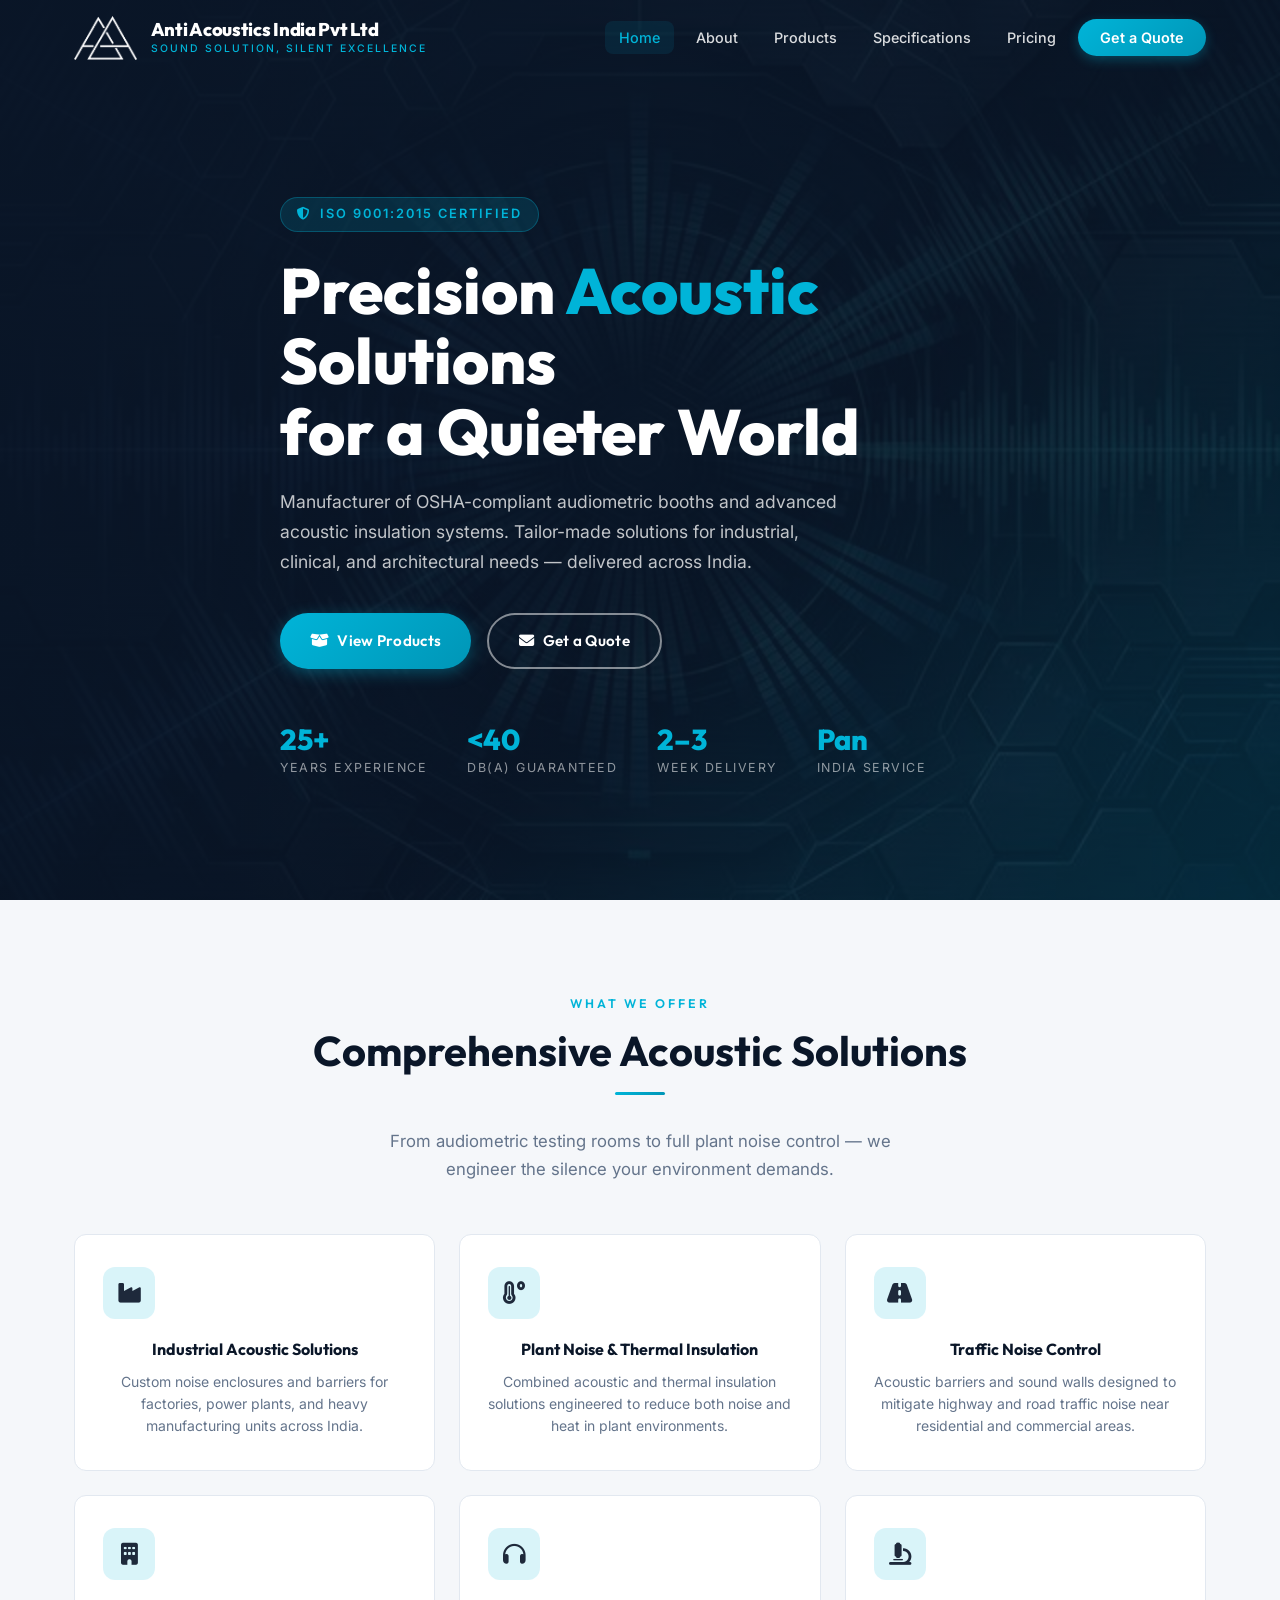
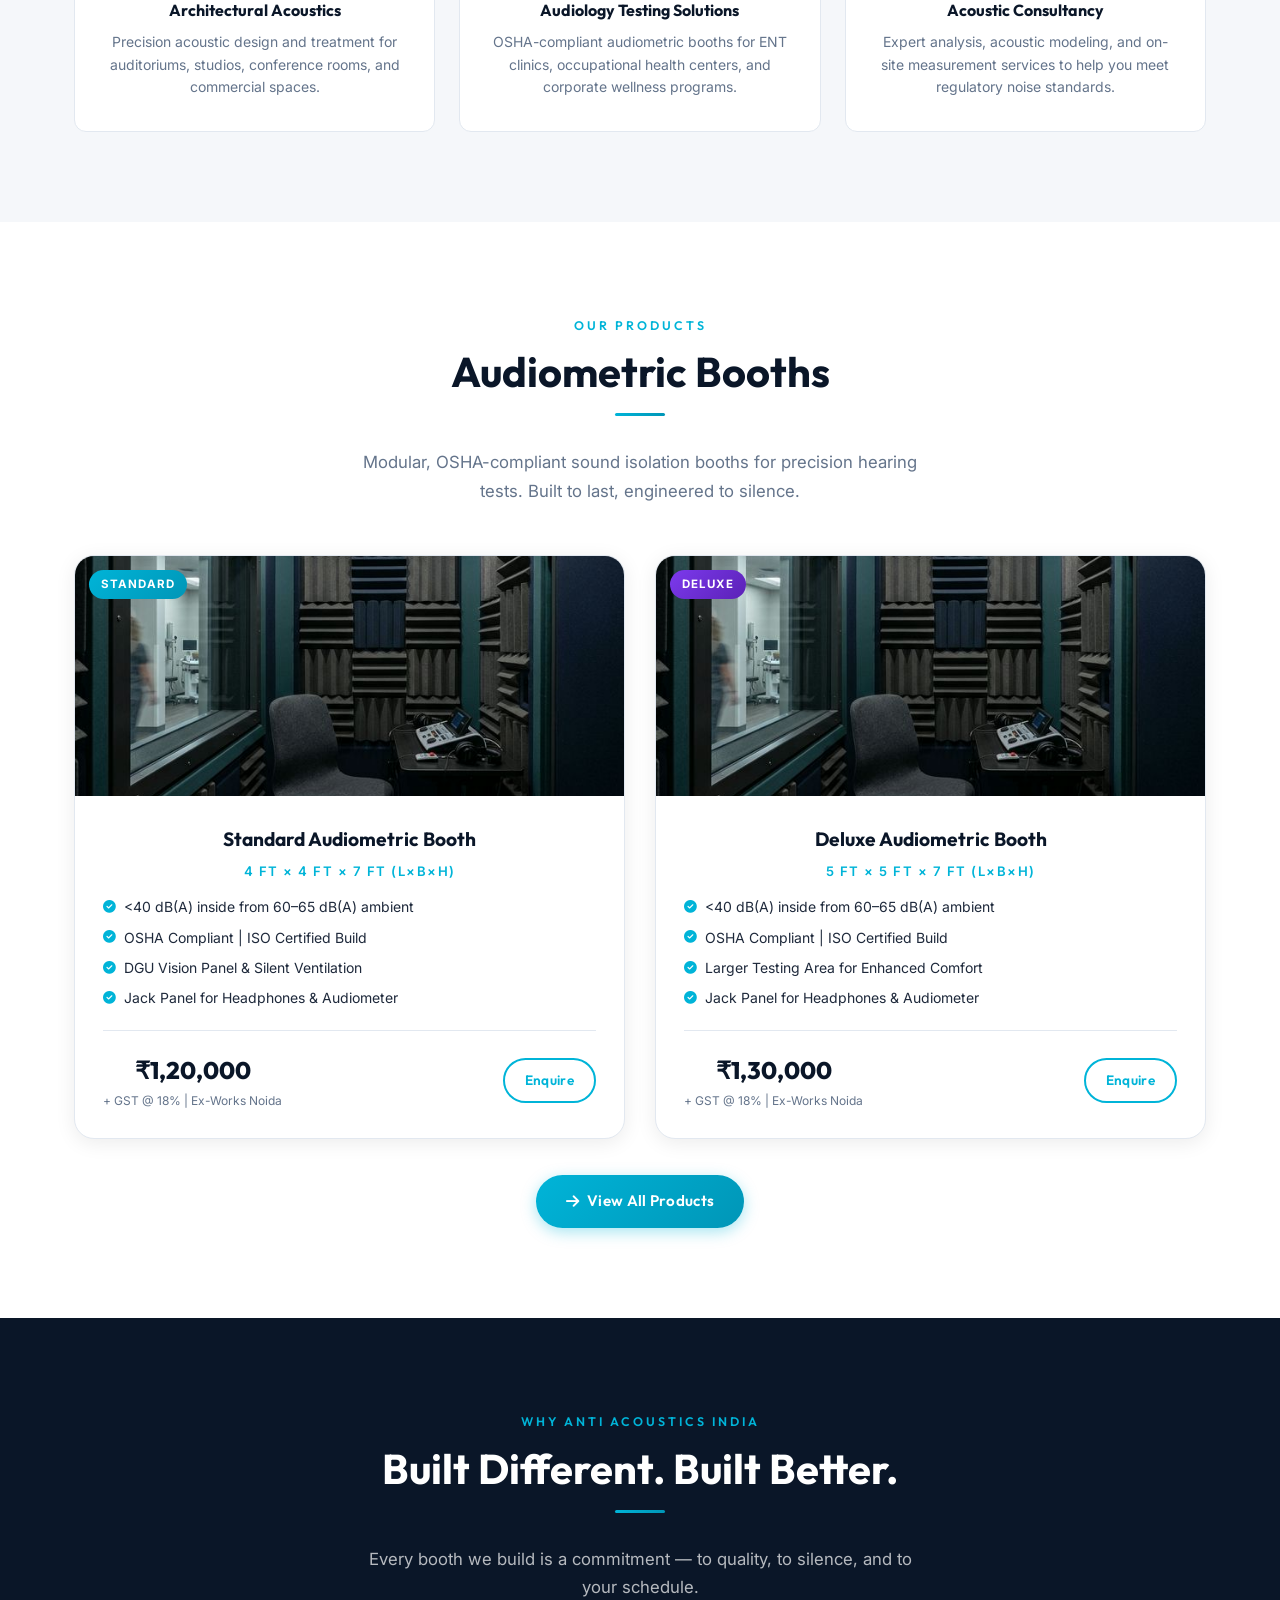
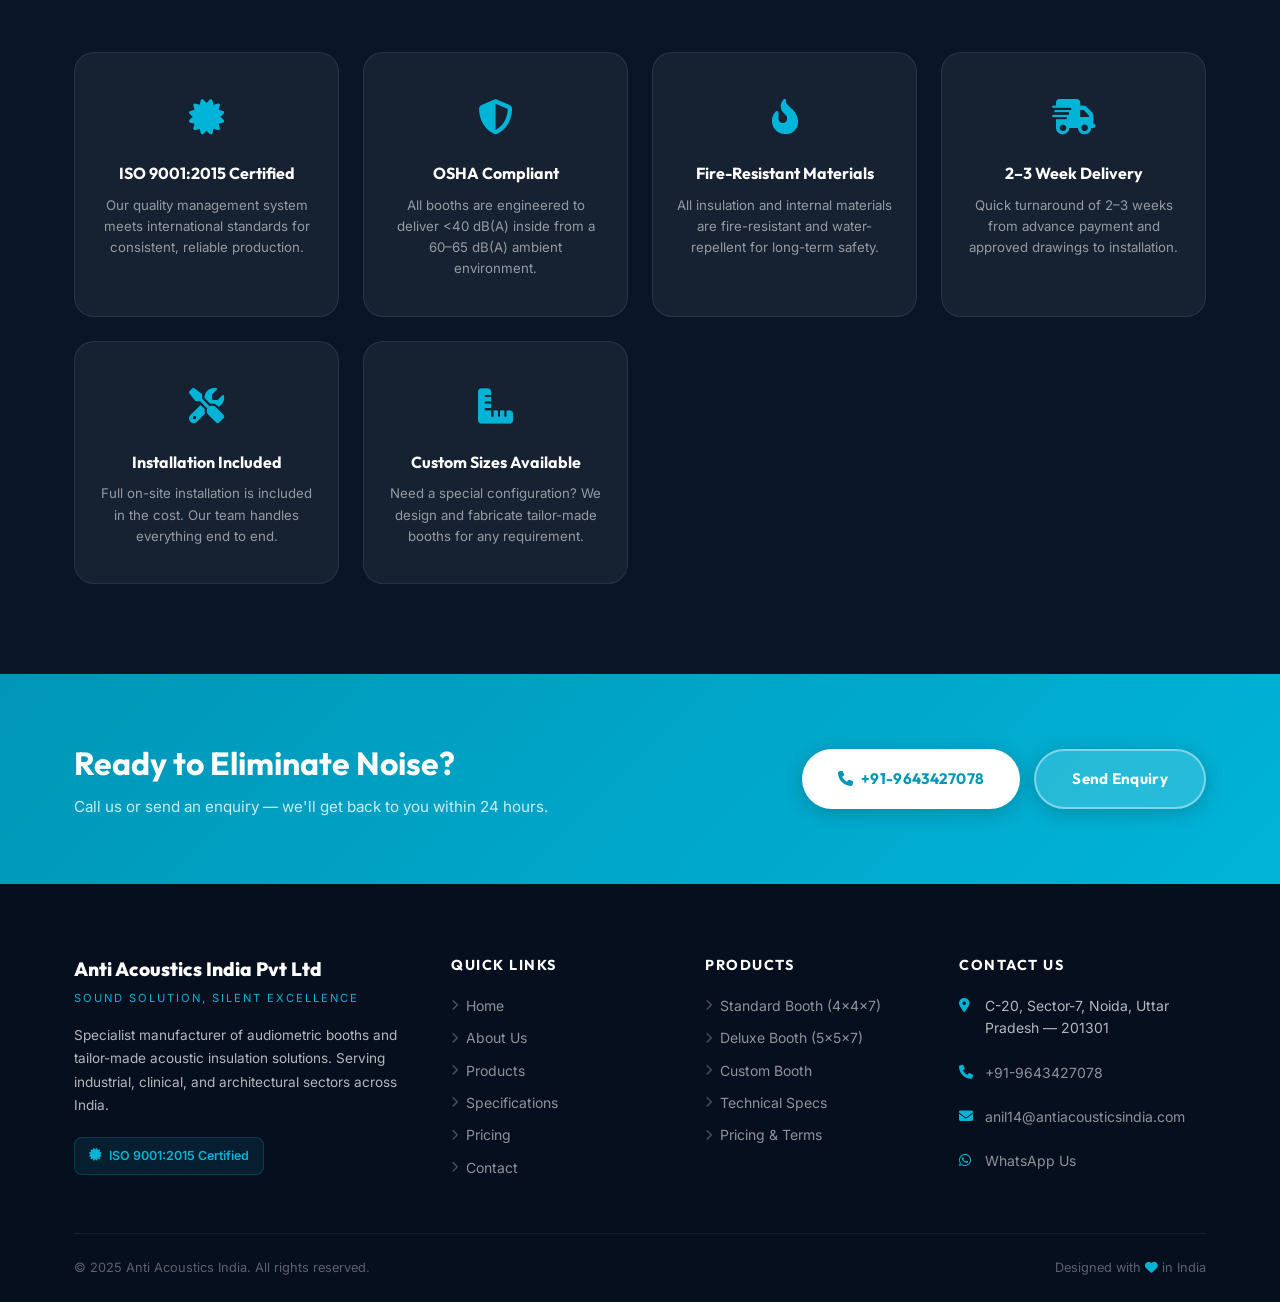
<file: index.html>
<!DOCTYPE html>
<html lang="en">

<head>
  <meta charset="UTF-8" />
  <meta name="viewport" content="width=device-width, initial-scale=1.0" />
  <title>Anti Acoustics India — Audiometric Booth Manufacturer | Noida</title>
  <meta name="description"
    content="Anti Acoustics India manufactures premium audiometric booths and acoustic solutions. OSHA compliant, ISO 9001:2015 certified. Based in Noida, serving all India." />
  <link rel="stylesheet" href="css/style.css" />
  <link rel="stylesheet" href="https://cdnjs.cloudflare.com/ajax/libs/font-awesome/6.5.0/css/all.min.css" />
</head>

<body>

  <!-- NAVBAR -->
  <nav class="navbar" id="navbar">
    <div class="container">
      <div class="nav-inner">
        <a href="index.html" class="nav-logo" style="flex-direction: row; align-items: center; gap: 14px;">
          <img src="images/Asset%201@3x.png" alt="Logo" style="height: 44px; width: auto;" />
          <div style="display: flex; flex-direction: column; justify-content: center; gap: 4px;">
            <span class="nav-logo-name">Anti Acoustics India Pvt Ltd</span>
            <span class="nav-logo-tagline">Sound Solution, Silent Excellence</span>
          </div>
        </a>
        <ul class="nav-links">
          <li><a href="index.html" class="active">Home</a></li>
          <li><a href="about.html">About</a></li>
          <li><a href="products.html">Products</a></li>
          <li><a href="specifications.html">Specifications</a></li>
          <li><a href="pricing.html">Pricing</a></li>
          <li><a href="contact.html" class="nav-cta">Get a Quote</a></li>
        </ul>
        <button class="hamburger" id="hamburger" aria-label="Menu">
          <span></span><span></span><span></span>
        </button>
      </div>
    </div>
  </nav>

  <!-- HERO -->
  <section class="hero">
    <div class="hero-bg"></div>
    <div class="hero-overlay"></div>
    <div class="container">
      <div class="hero-content">
        <div class="hero-badge">
          <i class="fa fa-shield-halved"></i> ISO 9001:2015 Certified
        </div>
        <h1 class="hero-title">
          Precision <span>Acoustic</span> Solutions<br>for a Quieter World
        </h1>
        <p class="hero-sub">
          Manufacturer of OSHA-compliant audiometric booths and advanced acoustic insulation systems. Tailor-made
          solutions for industrial, clinical, and architectural needs — delivered across India.
        </p>
        <div class="hero-actions">
          <a href="products.html" class="btn btn-primary">
            <i class="fa fa-box-open"></i> View Products
          </a>
          <a href="contact.html" class="btn btn-outline">
            <i class="fa fa-envelope"></i> Get a Quote
          </a>
        </div>
        <div class="hero-stats">
          <div class="stat-item">
            <div class="stat-num">25+</div>
            <div class="stat-label">Years Experience</div>
          </div>
          <div class="stat-item">
            <div class="stat-num">&lt;40</div>
            <div class="stat-label">dB(A) Guaranteed</div>
          </div>
          <div class="stat-item">
            <div class="stat-num">2–3</div>
            <div class="stat-label">Week Delivery</div>
          </div>
          <div class="stat-item">
            <div class="stat-num">Pan</div>
            <div class="stat-label">India Service</div>
          </div>
        </div>
      </div>
    </div>
  </section>

  <!-- SERVICES -->
  <section class="section bg-light">
    <div class="container text-center">
      <span class="section-label">What We Offer</span>
      <h2 class="section-title">Comprehensive Acoustic Solutions</h2>
      <div class="teal-line"></div>
      <p class="section-sub">From audiometric testing rooms to full plant noise control — we engineer the silence your
        environment demands.</p>
      <div class="services-grid">
        <div class="service-card fade-up">
          <div class="service-icon"><i class="fa fa-industry"></i></div>
          <h3>Industrial Acoustic Solutions</h3>
          <p>Custom noise enclosures and barriers for factories, power plants, and heavy manufacturing units across
            India.</p>
        </div>
        <div class="service-card fade-up">
          <div class="service-icon"><i class="fa fa-temperature-high"></i></div>
          <h3>Plant Noise & Thermal Insulation</h3>
          <p>Combined acoustic and thermal insulation solutions engineered to reduce both noise and heat in plant
            environments.</p>
        </div>
        <div class="service-card fade-up">
          <div class="service-icon"><i class="fa fa-road"></i></div>
          <h3>Traffic Noise Control</h3>
          <p>Acoustic barriers and sound walls designed to mitigate highway and road traffic noise near residential and
            commercial areas.</p>
        </div>
        <div class="service-card fade-up">
          <div class="service-icon"><i class="fa fa-building"></i></div>
          <h3>Architectural Acoustics</h3>
          <p>Precision acoustic design and treatment for auditoriums, studios, conference rooms, and commercial spaces.
          </p>
        </div>
        <div class="service-card fade-up">
          <div class="service-icon"><i class="fa fa-headphones"></i></div>
          <h3>Audiology Testing Solutions</h3>
          <p>OSHA-compliant audiometric booths for ENT clinics, occupational health centers, and corporate wellness
            programs.</p>
        </div>
        <div class="service-card fade-up">
          <div class="service-icon"><i class="fa fa-microscope"></i></div>
          <h3>Acoustic Consultancy</h3>
          <p>Expert analysis, acoustic modeling, and on-site measurement services to help you meet regulatory noise
            standards.</p>
        </div>
      </div>
    </div>
  </section>

  <!-- FEATURED PRODUCTS -->
  <section class="section">
    <div class="container text-center">
      <span class="section-label">Our Products</span>
      <h2 class="section-title">Audiometric Booths</h2>
      <div class="teal-line"></div>
      <p class="section-sub">Modular, OSHA-compliant sound isolation booths for precision hearing tests. Built to last,
        engineered to silence.</p>
      <div class="products-grid">
        <div class="product-card fade-up">
          <div class="product-img-wrap">
            <img src="images/booth-standard.png" alt="Standard Audiometric Booth 4x4x7 ft" />
            <span class="product-badge">Standard</span>
          </div>
          <div class="product-body">
            <h3>Standard Audiometric Booth</h3>
            <div class="product-dim">4 ft × 4 ft × 7 ft (L×B×H)</div>
            <ul class="product-features">
              <li class="product-feature"><i class="fa fa-check-circle"></i> &lt;40 dB(A) inside from 60–65 dB(A)
                ambient</li>
              <li class="product-feature"><i class="fa fa-check-circle"></i> OSHA Compliant | ISO Certified Build</li>
              <li class="product-feature"><i class="fa fa-check-circle"></i> DGU Vision Panel & Silent Ventilation</li>
              <li class="product-feature"><i class="fa fa-check-circle"></i> Jack Panel for Headphones & Audiometer</li>
            </ul>
            <div class="product-price">
              <div>
                <div class="price-main">₹1,20,000</div>
                <div class="price-gst">+ GST @ 18% | Ex-Works Noida</div>
              </div>
              <a href="contact.html" class="btn btn-outline-teal"
                style="padding:10px 20px;font-size:.85rem;">Enquire</a>
            </div>
          </div>
        </div>
        <div class="product-card fade-up">
          <div class="product-img-wrap">
            <img src="images/booth-standard.png" alt="Deluxe Audiometric Booth 5x5x7 ft" />
            <span class="product-badge" style="background:linear-gradient(135deg,#7C3AED,#5B21B6);">Deluxe</span>
          </div>
          <div class="product-body">
            <h3>Deluxe Audiometric Booth</h3>
            <div class="product-dim">5 ft × 5 ft × 7 ft (L×B×H)</div>
            <ul class="product-features">
              <li class="product-feature"><i class="fa fa-check-circle"></i> &lt;40 dB(A) inside from 60–65 dB(A)
                ambient</li>
              <li class="product-feature"><i class="fa fa-check-circle"></i> OSHA Compliant | ISO Certified Build</li>
              <li class="product-feature"><i class="fa fa-check-circle"></i> Larger Testing Area for Enhanced Comfort
              </li>
              <li class="product-feature"><i class="fa fa-check-circle"></i> Jack Panel for Headphones & Audiometer</li>
            </ul>
            <div class="product-price">
              <div>
                <div class="price-main">₹1,30,000</div>
                <div class="price-gst">+ GST @ 18% | Ex-Works Noida</div>
              </div>
              <a href="contact.html" class="btn btn-outline-teal"
                style="padding:10px 20px;font-size:.85rem;">Enquire</a>
            </div>
          </div>
        </div>
      </div>
      <div style="margin-top:36px;">
        <a href="products.html" class="btn btn-primary"><i class="fa fa-arrow-right"></i> View All Products</a>
      </div>
    </div>
  </section>

  <!-- WHY CHOOSE US -->
  <section class="section bg-navy">
    <div class="container text-center">
      <span class="section-label">Why Anti Acoustics India</span>
      <h2 class="section-title light">Built Different. Built Better.</h2>
      <div class="teal-line"></div>
      <p class="section-sub light">Every booth we build is a commitment — to quality, to silence, and to your schedule.
      </p>
      <div class="why-grid" style="margin-top:50px;">
        <div class="why-card fade-up">
          <div class="why-icon"><i class="fa fa-certificate"></i></div>
          <h4>ISO 9001:2015 Certified</h4>
          <p>Our quality management system meets international standards for consistent, reliable production.</p>
        </div>
        <div class="why-card fade-up">
          <div class="why-icon"><i class="fa fa-shield-halved"></i></div>
          <h4>OSHA Compliant</h4>
          <p>All booths are engineered to deliver &lt;40 dB(A) inside from a 60–65 dB(A) ambient environment.</p>
        </div>
        <div class="why-card fade-up">
          <div class="why-icon"><i class="fa fa-fire-flame-curved"></i></div>
          <h4>Fire-Resistant Materials</h4>
          <p>All insulation and internal materials are fire-resistant and water-repellent for long-term safety.</p>
        </div>
        <div class="why-card fade-up">
          <div class="why-icon"><i class="fa fa-truck-fast"></i></div>
          <h4>2–3 Week Delivery</h4>
          <p>Quick turnaround of 2–3 weeks from advance payment and approved drawings to installation.</p>
        </div>
        <div class="why-card fade-up">
          <div class="why-icon"><i class="fa fa-screwdriver-wrench"></i></div>
          <h4>Installation Included</h4>
          <p>Full on-site installation is included in the cost. Our team handles everything end to end.</p>
        </div>
        <div class="why-card fade-up">
          <div class="why-icon"><i class="fa fa-ruler-combined"></i></div>
          <h4>Custom Sizes Available</h4>
          <p>Need a special configuration? We design and fabricate tailor-made booths for any requirement.</p>
        </div>
      </div>
    </div>
  </section>

  <!-- CTA STRIP -->
  <div class="cta-strip">
    <div class="container">
      <div class="cta-strip-inner">
        <div>
          <h2>Ready to Eliminate Noise?</h2>
          <p>Call us or send an enquiry — we'll get back to you within 24 hours.</p>
        </div>
        <div style="display:flex;gap:14px;flex-wrap:wrap;">
          <a href="tel:+919643427078" class="btn"><i class="fa fa-phone"></i> +91-9643427078</a>
          <a href="contact.html" class="btn"
            style="background:rgba(255,255,255,0.15);color:white;border:2px solid rgba(255,255,255,0.4);">Send
            Enquiry</a>
        </div>
      </div>
    </div>
  </div>

  <!-- FOOTER -->
  <footer class="footer">
    <div class="container">
      <div class="footer-grid">
        <div class="footer-brand">
          <div class="brand-name">Anti Acoustics India Pvt Ltd</div>
          <div class="brand-tag">Sound Solution, Silent Excellence</div>
          <p>Specialist manufacturer of audiometric booths and tailor-made acoustic insulation solutions. Serving
            industrial, clinical, and architectural sectors across India.</p>
          <div class="footer-cert"><i class="fa fa-certificate"></i> ISO 9001:2015 Certified</div>
        </div>
        <div class="footer-col">
          <h4>Quick Links</h4>
          <ul>
            <li><a href="index.html"><i class="fa fa-chevron-right"></i> Home</a></li>
            <li><a href="about.html"><i class="fa fa-chevron-right"></i> About Us</a></li>
            <li><a href="products.html"><i class="fa fa-chevron-right"></i> Products</a></li>
            <li><a href="specifications.html"><i class="fa fa-chevron-right"></i> Specifications</a></li>
            <li><a href="pricing.html"><i class="fa fa-chevron-right"></i> Pricing</a></li>
            <li><a href="contact.html"><i class="fa fa-chevron-right"></i> Contact</a></li>
          </ul>
        </div>
        <div class="footer-col">
          <h4>Products</h4>
          <ul>
            <li><a href="products.html"><i class="fa fa-chevron-right"></i> Standard Booth (4×4×7)</a></li>
            <li><a href="products.html"><i class="fa fa-chevron-right"></i> Deluxe Booth (5×5×7)</a></li>
            <li><a href="contact.html"><i class="fa fa-chevron-right"></i> Custom Booth</a></li>
            <li><a href="specifications.html"><i class="fa fa-chevron-right"></i> Technical Specs</a></li>
            <li><a href="pricing.html"><i class="fa fa-chevron-right"></i> Pricing & Terms</a></li>
          </ul>
        </div>
        <div class="footer-col">
          <h4>Contact Us</h4>
          <ul class="footer-contact">
            <li><i class="fa fa-location-dot"></i><span>C-20, Sector-7, Noida, Uttar Pradesh — 201301</span></li>
            <li><i class="fa fa-phone"></i><a href="tel:+919643427078">+91-9643427078</a></li>
            <li><i class="fa fa-envelope"></i><a
                href="mailto:anil14@antiacousticsindia.com">anil14@antiacousticsindia.com</a></li>
            <li><i class="fab fa-whatsapp"></i><a href="https://wa.me/919643427078">WhatsApp Us</a></li>
          </ul>
        </div>
      </div>
      <div class="footer-bottom">
        <span>© 2025 Anti Acoustics India. All rights reserved.</span>
        <span>Designed with <i class="fa fa-heart" style="color:var(--teal)"></i> in India</span>
      </div>
    </div>
  </footer>

  <script src="js/main.js"></script>
</body>

</html>
</file>
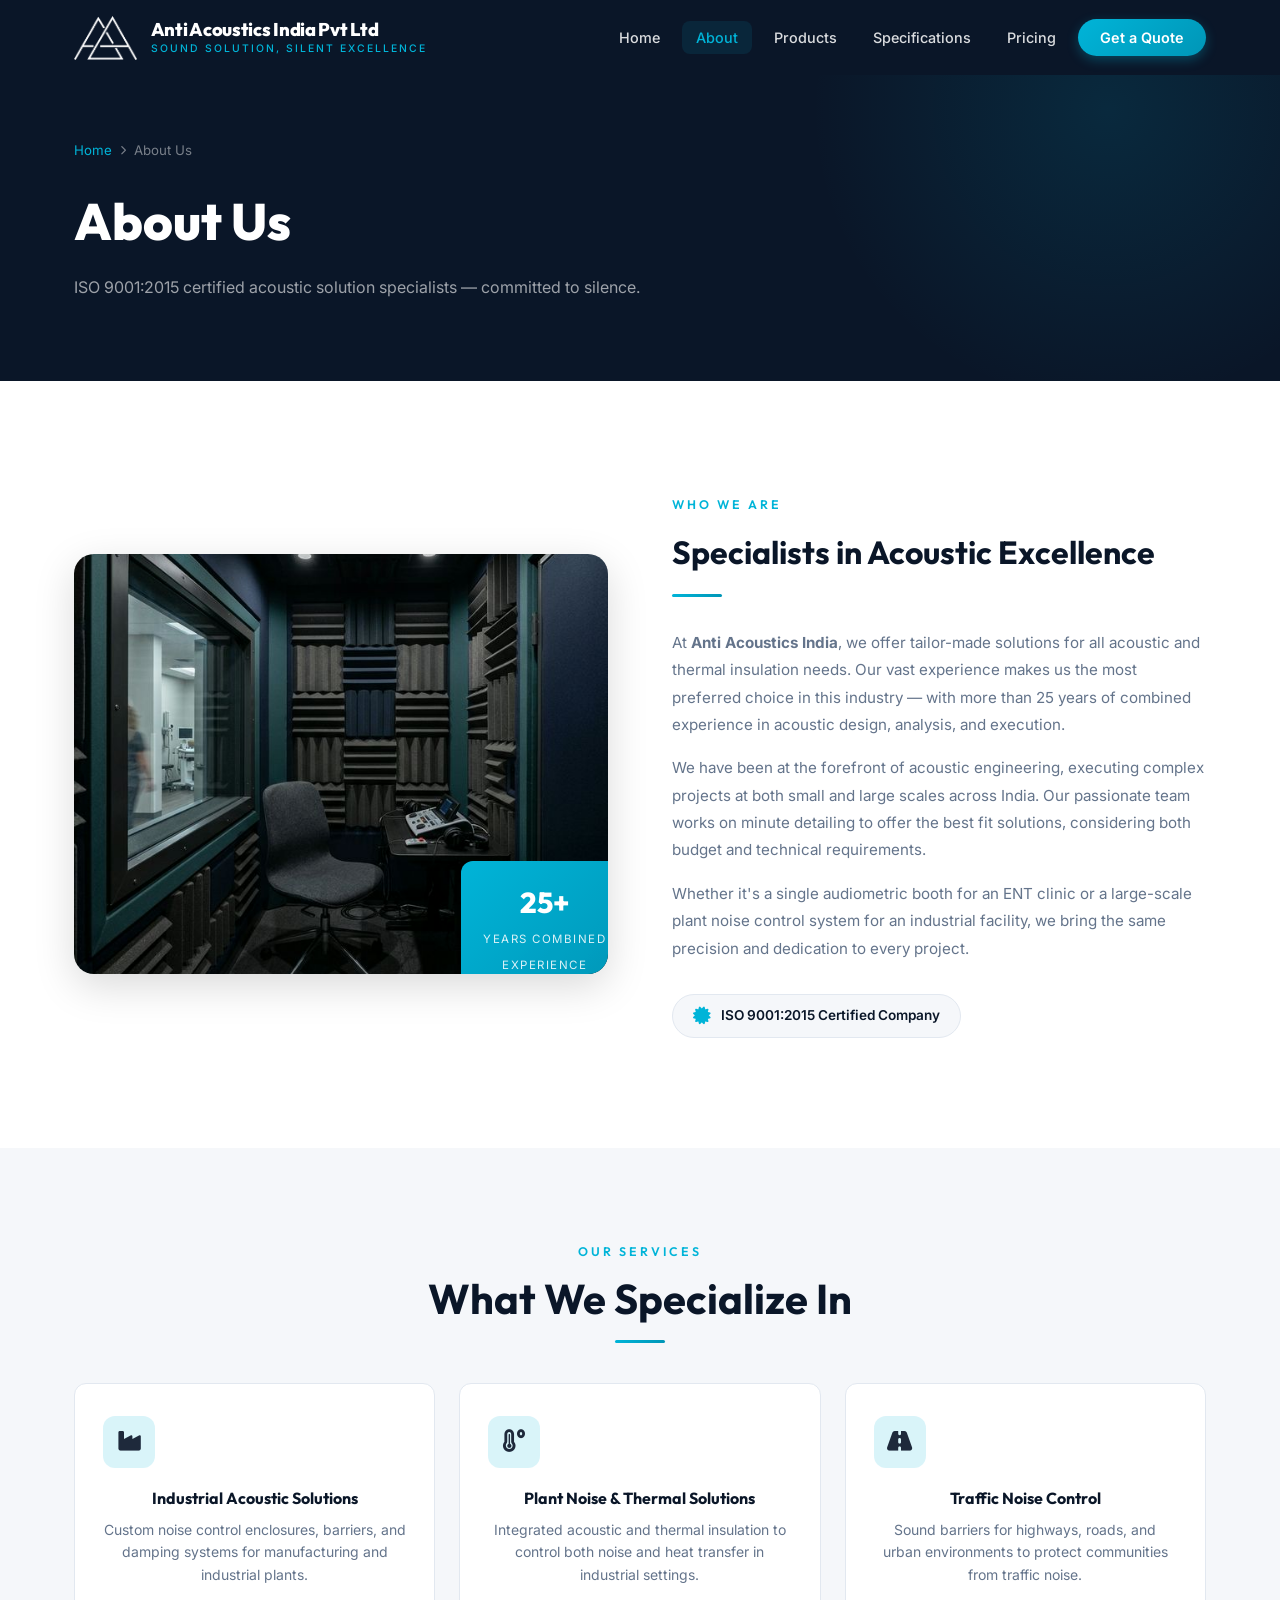
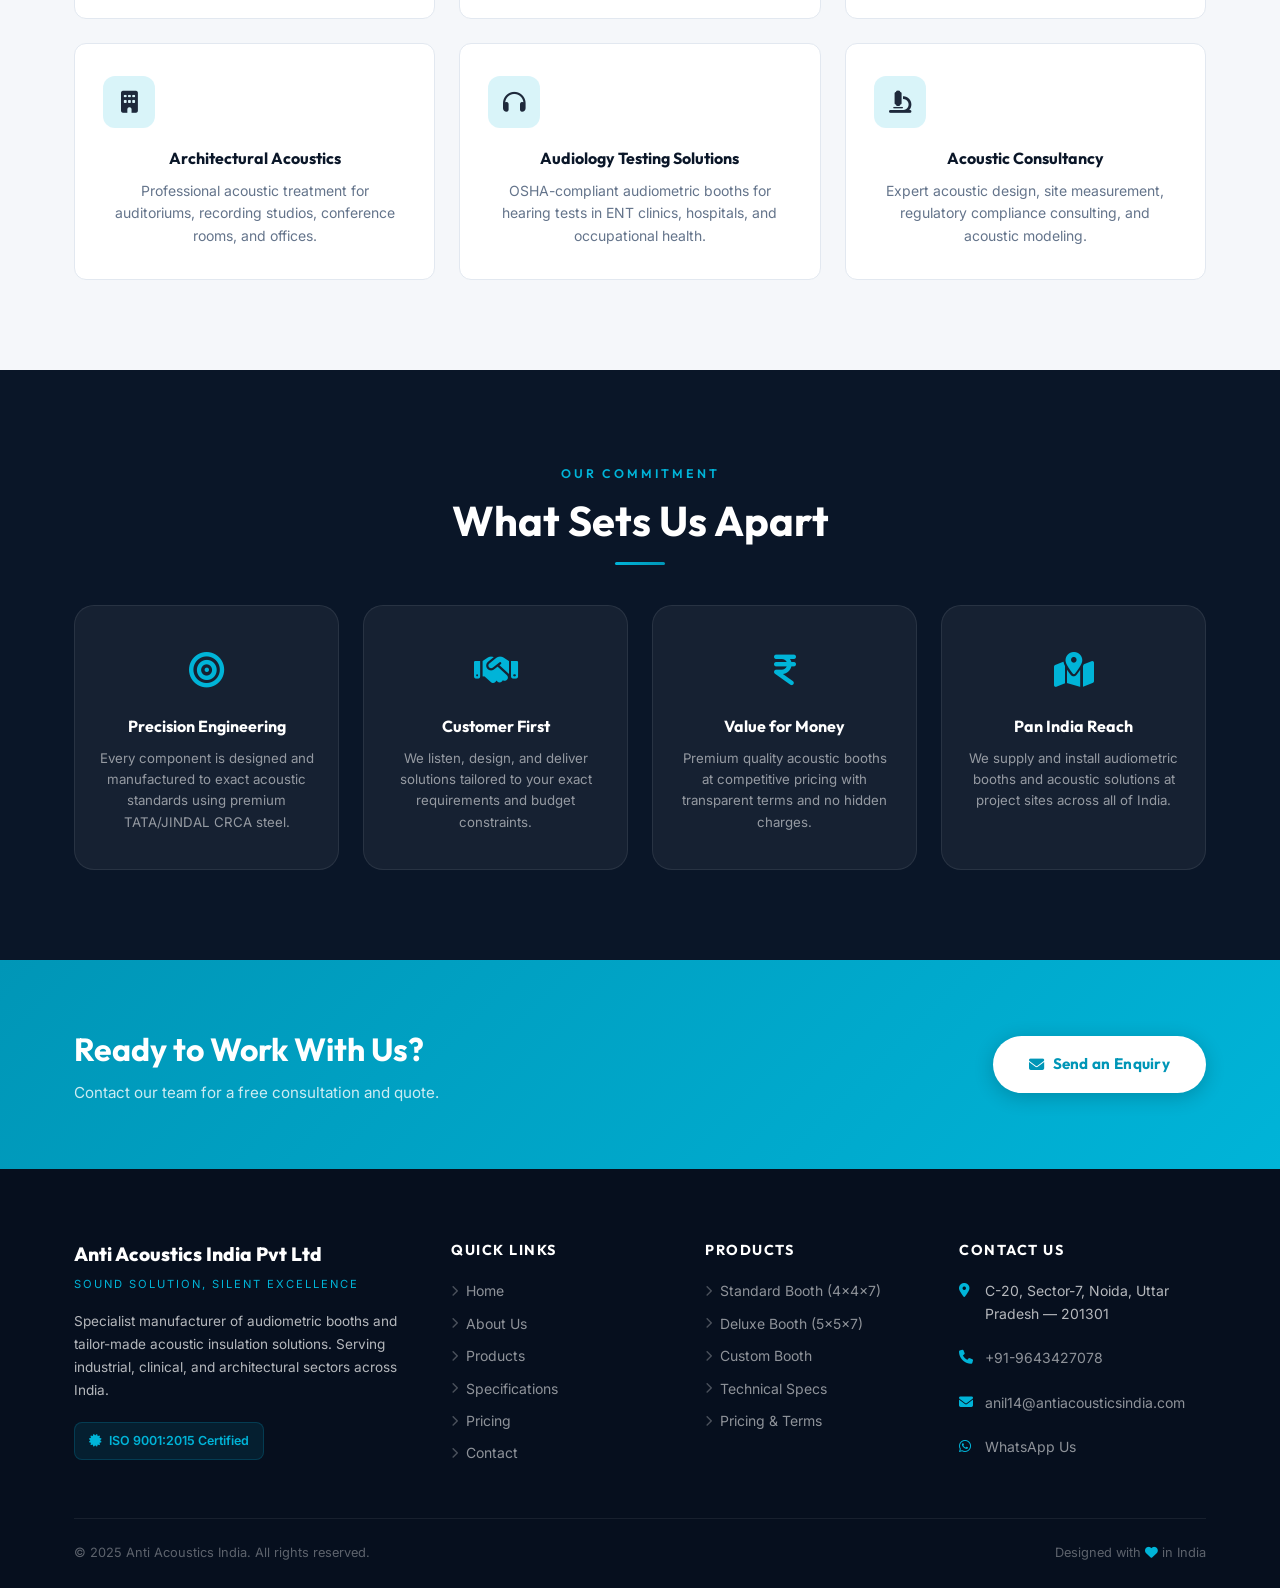
<file: about.html>
<!DOCTYPE html>
<html lang="en">
<head>
  <meta charset="UTF-8" />
  <meta name="viewport" content="width=device-width, initial-scale=1.0" />
  <title>About Us — Anti Acoustics India</title>
  <meta name="description" content="Learn about Anti Acoustics India — ISO 9001:2015 certified specialists in audiometric booths and acoustic solutions with over 25 years of combined experience." />
  <link rel="stylesheet" href="css/style.css" />
  <link rel="stylesheet" href="https://cdnjs.cloudflare.com/ajax/libs/font-awesome/6.5.0/css/all.min.css" />
</head>
<body>

<!-- NAVBAR -->
<nav class="navbar solid" id="navbar">
  <div class="container">
    <div class="nav-inner">
      <a href="index.html" class="nav-logo" style="flex-direction: row; align-items: center; gap: 14px;">
        <img src="images/Asset%201@3x.png" alt="Logo" style="height: 44px; width: auto;" />
        <div style="display: flex; flex-direction: column; justify-content: center; gap: 4px;">
          <span class="nav-logo-name">Anti Acoustics India Pvt Ltd</span>
          <span class="nav-logo-tagline">Sound Solution, Silent Excellence</span>
        </div>
      </a>
      <ul class="nav-links">
        <li><a href="index.html">Home</a></li>
        <li><a href="about.html" class="active">About</a></li>
        <li><a href="products.html">Products</a></li>
        <li><a href="specifications.html">Specifications</a></li>
        <li><a href="pricing.html">Pricing</a></li>
        <li><a href="contact.html" class="nav-cta">Get a Quote</a></li>
      </ul>
      <button class="hamburger" id="hamburger" aria-label="Menu">
        <span></span><span></span><span></span>
      </button>
    </div>
  </div>
</nav>

<!-- PAGE HERO -->
<div class="page-hero">
  <div class="container">
    <div class="breadcrumb">
      <a href="index.html">Home</a>
      <i class="fa fa-chevron-right"></i>
      <span>About Us</span>
    </div>
    <h1 class="page-hero-title">About Us</h1>
    <p class="page-hero-sub">ISO 9001:2015 certified acoustic solution specialists — committed to silence.</p>
  </div>
</div>

<!-- ABOUT MAIN -->
<section class="section">
  <div class="container">
    <div class="about-grid">
      <div class="about-img fade-up">
        <img src="images/booth-standard.png" alt="Anti Acoustics India audiometric booth" />
        <div class="about-img-badge">
          <strong>25+</strong>
          <span>Years Combined<br>Experience</span>
        </div>
      </div>
      <div class="about-content fade-up">
        <span class="section-label">Who We Are</span>
        <h2>Specialists in Acoustic Excellence</h2>
        <div class="teal-line left"></div>
        <p>
          At <strong>Anti Acoustics India</strong>, we offer tailor-made solutions for all acoustic and thermal insulation needs. Our vast experience makes us the most preferred choice in this industry — with more than 25 years of combined experience in acoustic design, analysis, and execution.
        </p>
        <p>
          We have been at the forefront of acoustic engineering, executing complex projects at both small and large scales across India. Our passionate team works on minute detailing to offer the best fit solutions, considering both budget and technical requirements.
        </p>
        <p>
          Whether it's a single audiometric booth for an ENT clinic or a large-scale plant noise control system for an industrial facility, we bring the same precision and dedication to every project.
        </p>
        <div class="cert-badge" style="margin-top:16px;">
          <i class="fa fa-certificate"></i>
          <span>ISO 9001:2015 Certified Company</span>
        </div>
      </div>
    </div>
  </div>
</section>

<!-- SERVICES SECTION -->
<section class="section bg-light">
  <div class="container text-center">
    <span class="section-label">Our Services</span>
    <h2 class="section-title">What We Specialize In</h2>
    <div class="teal-line"></div>
    <div class="services-grid" style="margin-top:40px;">
      <div class="service-card fade-up">
        <div class="service-icon"><i class="fa fa-industry"></i></div>
        <h3>Industrial Acoustic Solutions</h3>
        <p>Custom noise control enclosures, barriers, and damping systems for manufacturing and industrial plants.</p>
      </div>
      <div class="service-card fade-up">
        <div class="service-icon"><i class="fa fa-temperature-high"></i></div>
        <h3>Plant Noise & Thermal Solutions</h3>
        <p>Integrated acoustic and thermal insulation to control both noise and heat transfer in industrial settings.</p>
      </div>
      <div class="service-card fade-up">
        <div class="service-icon"><i class="fa fa-road"></i></div>
        <h3>Traffic Noise Control</h3>
        <p>Sound barriers for highways, roads, and urban environments to protect communities from traffic noise.</p>
      </div>
      <div class="service-card fade-up">
        <div class="service-icon"><i class="fa fa-building"></i></div>
        <h3>Architectural Acoustics</h3>
        <p>Professional acoustic treatment for auditoriums, recording studios, conference rooms, and offices.</p>
      </div>
      <div class="service-card fade-up">
        <div class="service-icon"><i class="fa fa-headphones"></i></div>
        <h3>Audiology Testing Solutions</h3>
        <p>OSHA-compliant audiometric booths for hearing tests in ENT clinics, hospitals, and occupational health.</p>
      </div>
      <div class="service-card fade-up">
        <div class="service-icon"><i class="fa fa-microscope"></i></div>
        <h3>Acoustic Consultancy</h3>
        <p>Expert acoustic design, site measurement, regulatory compliance consulting, and acoustic modeling.</p>
      </div>
    </div>
  </div>
</section>

<!-- VALUES -->
<section class="section bg-navy">
  <div class="container text-center">
    <span class="section-label">Our Commitment</span>
    <h2 class="section-title light">What Sets Us Apart</h2>
    <div class="teal-line"></div>
    <div class="why-grid" style="margin-top:40px;">
      <div class="why-card fade-up">
        <div class="why-icon"><i class="fa fa-bullseye"></i></div>
        <h4>Precision Engineering</h4>
        <p>Every component is designed and manufactured to exact acoustic standards using premium TATA/JINDAL CRCA steel.</p>
      </div>
      <div class="why-card fade-up">
        <div class="why-icon"><i class="fa fa-handshake"></i></div>
        <h4>Customer First</h4>
        <p>We listen, design, and deliver solutions tailored to your exact requirements and budget constraints.</p>
      </div>
      <div class="why-card fade-up">
        <div class="why-icon"><i class="fa fa-indian-rupee-sign"></i></div>
        <h4>Value for Money</h4>
        <p>Premium quality acoustic booths at competitive pricing with transparent terms and no hidden charges.</p>
      </div>
      <div class="why-card fade-up">
        <div class="why-icon"><i class="fa fa-map-location-dot"></i></div>
        <h4>Pan India Reach</h4>
        <p>We supply and install audiometric booths and acoustic solutions at project sites across all of India.</p>
      </div>
    </div>
  </div>
</section>

<!-- CTA -->
<div class="cta-strip">
  <div class="container">
    <div class="cta-strip-inner">
      <div>
        <h2>Ready to Work With Us?</h2>
        <p>Contact our team for a free consultation and quote.</p>
      </div>
      <a href="contact.html" class="btn"><i class="fa fa-envelope"></i> Send an Enquiry</a>
    </div>
  </div>
</div>

<!-- FOOTER -->
<footer class="footer">
  <div class="container">
    <div class="footer-grid">
      <div class="footer-brand">
        <div class="brand-name">Anti Acoustics India Pvt Ltd</div>
        <div class="brand-tag">Sound Solution, Silent Excellence</div>
        <p>Specialist manufacturer of audiometric booths and tailor-made acoustic insulation solutions. Serving industrial, clinical, and architectural sectors across India.</p>
        <div class="footer-cert"><i class="fa fa-certificate"></i> ISO 9001:2015 Certified</div>
      </div>
      <div class="footer-col">
        <h4>Quick Links</h4>
        <ul>
          <li><a href="index.html"><i class="fa fa-chevron-right"></i> Home</a></li>
          <li><a href="about.html"><i class="fa fa-chevron-right"></i> About Us</a></li>
          <li><a href="products.html"><i class="fa fa-chevron-right"></i> Products</a></li>
          <li><a href="specifications.html"><i class="fa fa-chevron-right"></i> Specifications</a></li>
          <li><a href="pricing.html"><i class="fa fa-chevron-right"></i> Pricing</a></li>
          <li><a href="contact.html"><i class="fa fa-chevron-right"></i> Contact</a></li>
        </ul>
      </div>
      <div class="footer-col">
        <h4>Products</h4>
        <ul>
          <li><a href="products.html"><i class="fa fa-chevron-right"></i> Standard Booth (4×4×7)</a></li>
          <li><a href="products.html"><i class="fa fa-chevron-right"></i> Deluxe Booth (5×5×7)</a></li>
          <li><a href="contact.html"><i class="fa fa-chevron-right"></i> Custom Booth</a></li>
          <li><a href="specifications.html"><i class="fa fa-chevron-right"></i> Technical Specs</a></li>
          <li><a href="pricing.html"><i class="fa fa-chevron-right"></i> Pricing & Terms</a></li>
        </ul>
      </div>
      <div class="footer-col">
        <h4>Contact Us</h4>
        <ul class="footer-contact">
          <li><i class="fa fa-location-dot"></i><span>C-20, Sector-7, Noida, Uttar Pradesh — 201301</span></li>
          <li><i class="fa fa-phone"></i><a href="tel:+919643427078">+91-9643427078</a></li>
          <li><i class="fa fa-envelope"></i><a href="mailto:anil14@antiacousticsindia.com">anil14@antiacousticsindia.com</a></li>
          <li><i class="fab fa-whatsapp"></i><a href="https://wa.me/919643427078">WhatsApp Us</a></li>
        </ul>
      </div>
    </div>
    <div class="footer-bottom">
      <span>© 2025 Anti Acoustics India. All rights reserved.</span>
      <span>Designed with <i class="fa fa-heart" style="color:var(--teal)"></i> in India</span>
    </div>
  </div>
</footer>

<script src="js/main.js"></script>
</body>
</html>
</file>
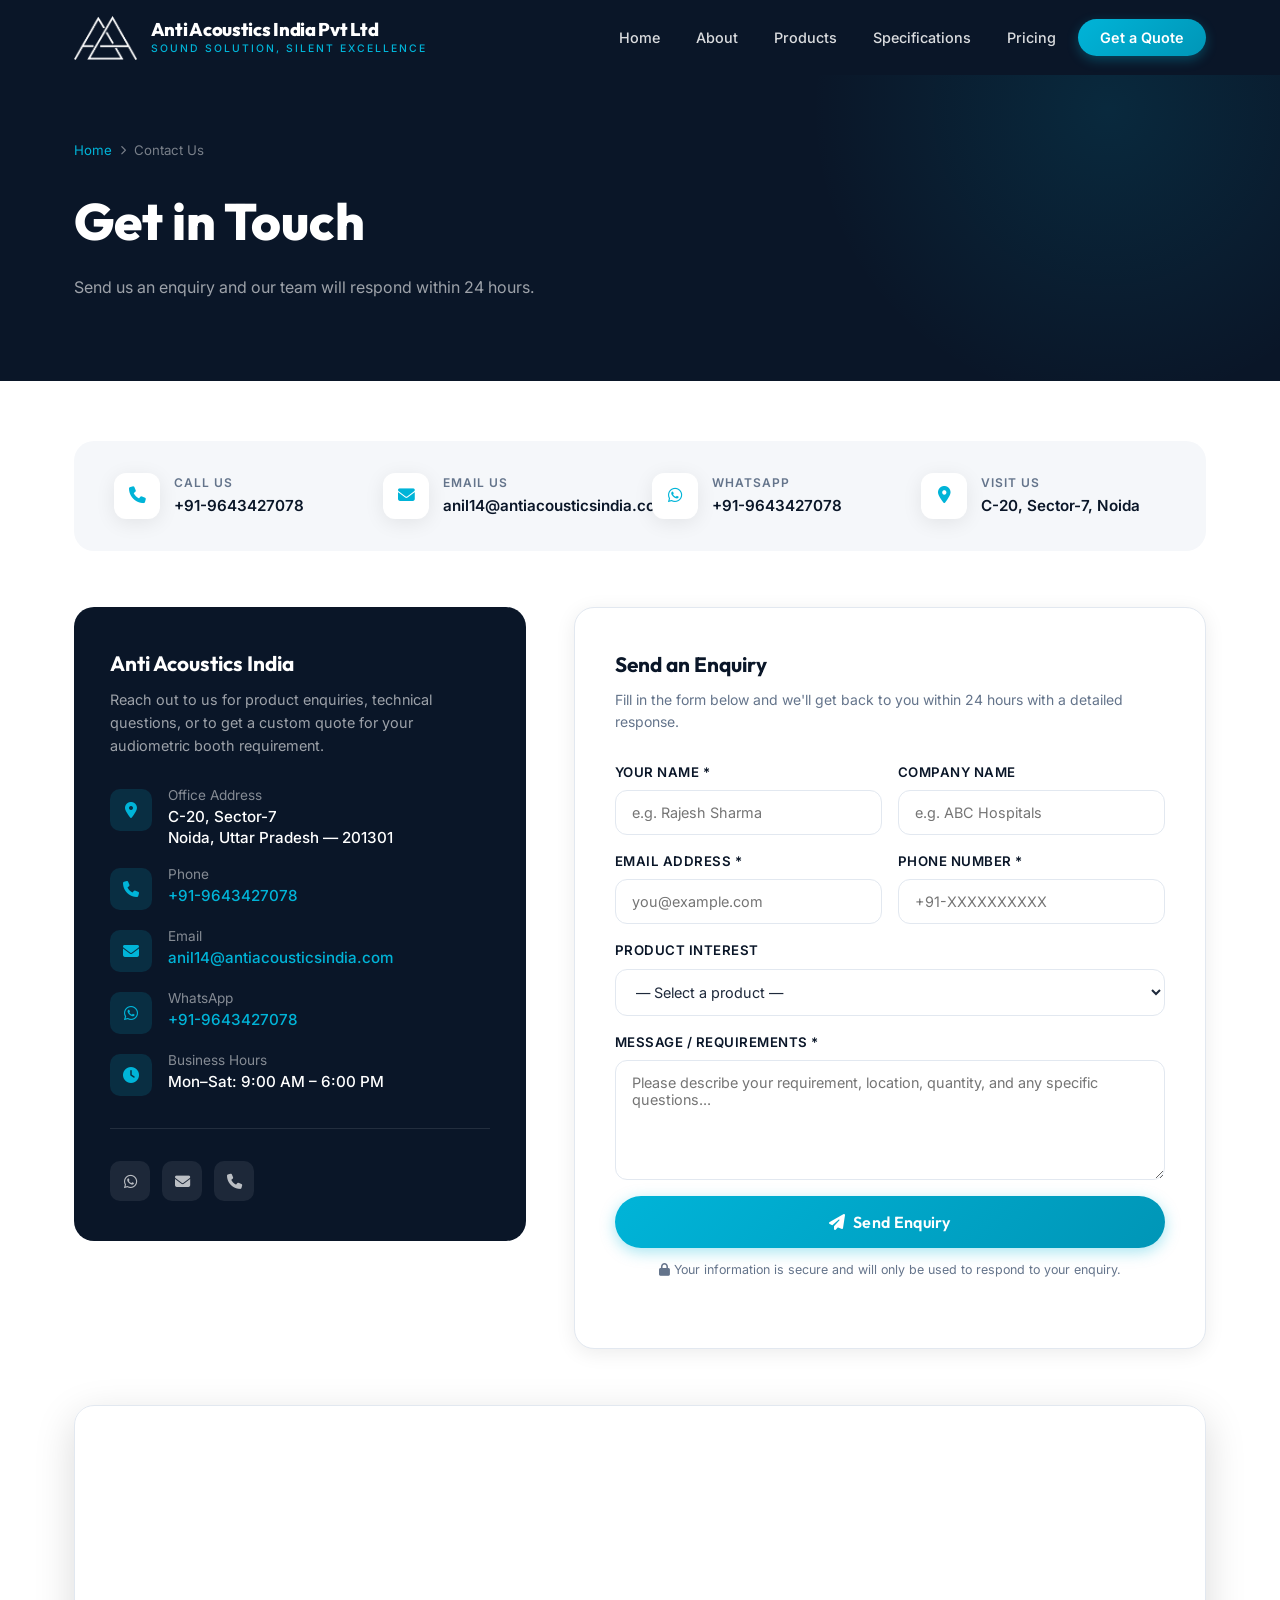
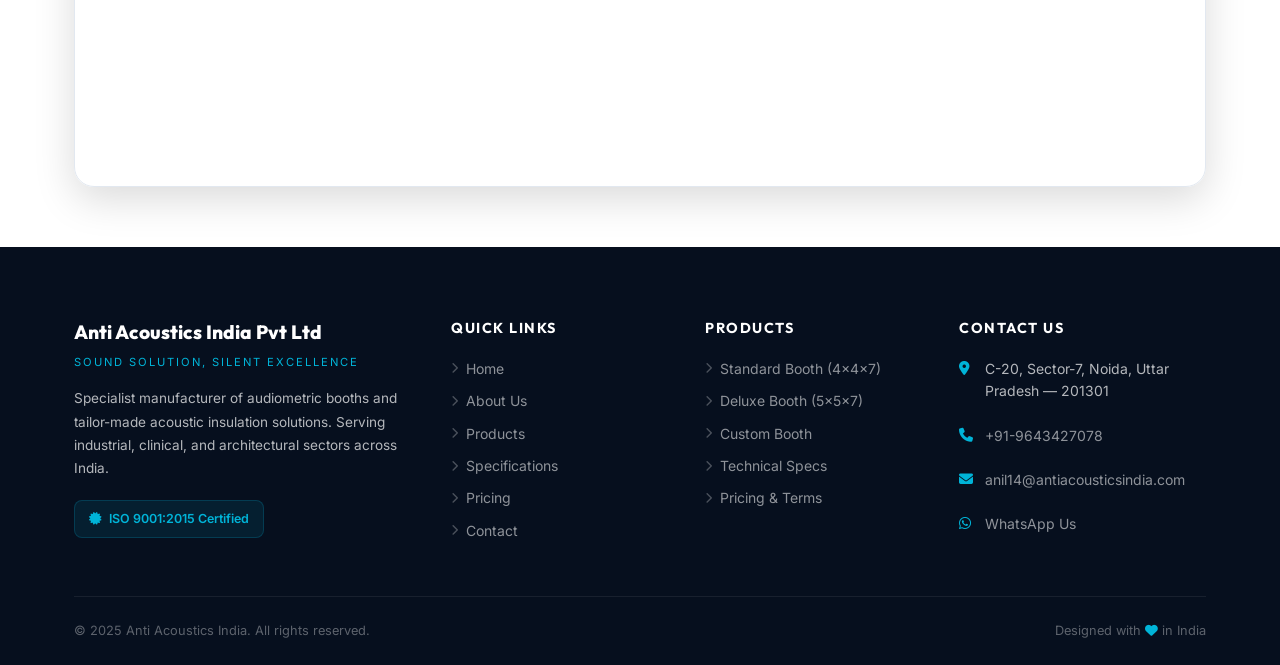
<file: contact.html>
<!DOCTYPE html>
<html lang="en">
<head>
  <meta charset="UTF-8" />
  <meta name="viewport" content="width=device-width, initial-scale=1.0" />
  <title>Contact Us — Anti Acoustics India</title>
  <meta name="description" content="Contact Anti Acoustics India for audiometric booth enquiries. Located at C-20, Sector-7, Noida. Call +91-9643427078 or email anil14@antiacousticsindia.com" />
  <link rel="stylesheet" href="css/style.css" />
  <link rel="stylesheet" href="https://cdnjs.cloudflare.com/ajax/libs/font-awesome/6.5.0/css/all.min.css" />
  <style>
    .map-embed {
      border-radius: var(--radius-lg);
      overflow: hidden;
      margin-top: 56px;
      box-shadow: var(--shadow-lg);
      border: 1px solid var(--gray-mid);
    }
    .map-embed iframe {
      width: 100%;
      height: 380px;
      border: none;
      display: block;
    }
    .quick-contact-bar {
      background: var(--gray-light);
      border-radius: var(--radius-lg);
      padding: 32px 40px;
      display: grid;
      grid-template-columns: repeat(auto-fit, minmax(220px, 1fr));
      gap: 24px;
      margin-bottom: 56px;
    }
    .qc-item {
      display: flex;
      align-items: center;
      gap: 14px;
      text-decoration: none;
    }
    .qc-item:hover .qc-icon { background: var(--teal); color: white; }
    .qc-icon {
      width: 46px; height: 46px;
      min-width: 46px;
      background: white;
      border-radius: 12px;
      display: flex;
      align-items: center;
      justify-content: center;
      color: var(--teal);
      font-size: 1.05rem;
      box-shadow: var(--shadow);
      transition: var(--transition);
    }
    .qc-label { font-size: 0.75rem; color: var(--gray-text); text-transform: uppercase; letter-spacing: 1px; font-weight: 600; }
    .qc-value { font-size: 0.95rem; color: var(--navy); font-weight: 600; margin-top: 2px; }
  </style>
</head>
<body>

<!-- NAVBAR -->
<nav class="navbar solid" id="navbar">
  <div class="container">
    <div class="nav-inner">
      <a href="index.html" class="nav-logo" style="flex-direction: row; align-items: center; gap: 14px;">
        <img src="images/Asset%201@3x.png" alt="Logo" style="height: 44px; width: auto;" />
        <div style="display: flex; flex-direction: column; justify-content: center; gap: 4px;">
          <span class="nav-logo-name">Anti Acoustics India Pvt Ltd</span>
          <span class="nav-logo-tagline">Sound Solution, Silent Excellence</span>
        </div>
      </a>
      <ul class="nav-links">
        <li><a href="index.html">Home</a></li>
        <li><a href="about.html">About</a></li>
        <li><a href="products.html">Products</a></li>
        <li><a href="specifications.html">Specifications</a></li>
        <li><a href="pricing.html">Pricing</a></li>
        <li><a href="contact.html" class="nav-cta active">Get a Quote</a></li>
      </ul>
      <button class="hamburger" id="hamburger" aria-label="Menu">
        <span></span><span></span><span></span>
      </button>
    </div>
  </div>
</nav>

<!-- PAGE HERO -->
<div class="page-hero">
  <div class="container">
    <div class="breadcrumb">
      <a href="index.html">Home</a>
      <i class="fa fa-chevron-right"></i>
      <span>Contact Us</span>
    </div>
    <h1 class="page-hero-title">Get in Touch</h1>
    <p class="page-hero-sub">Send us an enquiry and our team will respond within 24 hours.</p>
  </div>
</div>

<!-- QUICK CONTACT BAR -->
<section class="section-sm">
  <div class="container">
    <div class="quick-contact-bar">
      <a href="tel:+919643427078" class="qc-item">
        <div class="qc-icon"><i class="fa fa-phone"></i></div>
        <div>
          <div class="qc-label">Call Us</div>
          <div class="qc-value">+91-9643427078</div>
        </div>
      </a>
      <a href="mailto:anil14@antiacousticsindia.com" class="qc-item">
        <div class="qc-icon"><i class="fa fa-envelope"></i></div>
        <div>
          <div class="qc-label">Email Us</div>
          <div class="qc-value">anil14@antiacousticsindia.com</div>
        </div>
      </a>
      <a href="https://wa.me/919643427078" class="qc-item" target="_blank" rel="noopener">
        <div class="qc-icon"><i class="fab fa-whatsapp"></i></div>
        <div>
          <div class="qc-label">WhatsApp</div>
          <div class="qc-value">+91-9643427078</div>
        </div>
      </a>
      <div class="qc-item">
        <div class="qc-icon"><i class="fa fa-location-dot"></i></div>
        <div>
          <div class="qc-label">Visit Us</div>
          <div class="qc-value">C-20, Sector-7, Noida</div>
        </div>
      </div>
    </div>

    <!-- MAIN CONTACT GRID -->
    <div class="contact-grid">
      <!-- Info Card -->
      <div class="contact-info-card fade-up">
        <h3>Anti Acoustics India</h3>
        <p>Reach out to us for product enquiries, technical questions, or to get a custom quote for your audiometric booth requirement.</p>
        <div class="contact-items">
          <div class="contact-item">
            <div class="contact-item-icon"><i class="fa fa-location-dot"></i></div>
            <div>
              <div class="contact-item-text">Office Address</div>
              <div class="contact-item-value">C-20, Sector-7<br>Noida, Uttar Pradesh — 201301</div>
            </div>
          </div>
          <div class="contact-item">
            <div class="contact-item-icon"><i class="fa fa-phone"></i></div>
            <div>
              <div class="contact-item-text">Phone</div>
              <div class="contact-item-value"><a href="tel:+919643427078">+91-9643427078</a></div>
            </div>
          </div>
          <div class="contact-item">
            <div class="contact-item-icon"><i class="fa fa-envelope"></i></div>
            <div>
              <div class="contact-item-text">Email</div>
              <div class="contact-item-value"><a href="mailto:anil14@antiacousticsindia.com">anil14@antiacousticsindia.com</a></div>
            </div>
          </div>
          <div class="contact-item">
            <div class="contact-item-icon"><i class="fab fa-whatsapp"></i></div>
            <div>
              <div class="contact-item-text">WhatsApp</div>
              <div class="contact-item-value"><a href="https://wa.me/919643427078">+91-9643427078</a></div>
            </div>
          </div>
          <div class="contact-item">
            <div class="contact-item-icon"><i class="fa fa-clock"></i></div>
            <div>
              <div class="contact-item-text">Business Hours</div>
              <div class="contact-item-value">Mon–Sat: 9:00 AM – 6:00 PM</div>
            </div>
          </div>
        </div>
        <div class="social-links">
          <a href="https://wa.me/919643427078" class="social-link" target="_blank" title="WhatsApp"><i class="fab fa-whatsapp"></i></a>
          <a href="mailto:anil14@antiacousticsindia.com" class="social-link" title="Email"><i class="fa fa-envelope"></i></a>
          <a href="tel:+919643427078" class="social-link" title="Call"><i class="fa fa-phone"></i></a>
        </div>
      </div>

      <!-- Contact Form -->
      <div class="contact-form-card fade-up">
        <h3>Send an Enquiry</h3>
        <p>Fill in the form below and we'll get back to you within 24 hours with a detailed response.</p>
        <form id="contactForm" novalidate>
          <div class="form-row">
            <div class="form-group">
              <label for="name">Your Name *</label>
              <input type="text" id="name" name="name" placeholder="e.g. Rajesh Sharma" required />
            </div>
            <div class="form-group">
              <label for="company">Company Name</label>
              <input type="text" id="company" name="company" placeholder="e.g. ABC Hospitals" />
            </div>
          </div>
          <div class="form-row">
            <div class="form-group">
              <label for="email">Email Address *</label>
              <input type="email" id="email" name="email" placeholder="you@example.com" required />
            </div>
            <div class="form-group">
              <label for="phone">Phone Number *</label>
              <input type="tel" id="phone" name="phone" placeholder="+91-XXXXXXXXXX" required />
            </div>
          </div>
          <div class="form-group">
            <label for="product">Product Interest</label>
            <select id="product" name="product">
              <option value="">— Select a product —</option>
              <option value="standard">Standard Booth (4×4×7 ft) — ₹1,20,000</option>
              <option value="deluxe">Deluxe Booth (5×5×7 ft) — ₹1,30,000</option>
              <option value="custom">Custom Size Booth</option>
              <option value="other">Other / Not Sure</option>
            </select>
          </div>
          <div class="form-group">
            <label for="message">Message / Requirements *</label>
            <textarea id="message" name="message" placeholder="Please describe your requirement, location, quantity, and any specific questions..." required></textarea>
          </div>
          <button type="submit" class="btn btn-primary" style="width:100%;justify-content:center;padding:16px;font-size:1rem;">
            <i class="fa fa-paper-plane"></i> Send Enquiry
          </button>
          <p style="font-size:0.78rem;color:var(--gray-text);text-align:center;margin-top:12px;">
            <i class="fa fa-lock"></i> Your information is secure and will only be used to respond to your enquiry.
          </p>
        </form>
      </div>
    </div>

    <!-- MAP -->
    <div class="map-embed fade-up">
      <iframe
        src="https://www.google.com/maps/embed?pb=!1m18!1m12!1m3!1d3503.448!2d77.3119!3d28.5845!2m3!1f0!2f0!3f0!3m2!1i1024!2i768!4f13.1!3m3!1m2!1s0x0%3A0x0!2sSector+7%2C+Noida%2C+Uttar+Pradesh+201301!5e0!3m2!1sen!2sin!4v1600000000000"
        loading="lazy"
        referrerpolicy="no-referrer-when-downgrade"
        title="Anti Acoustics India Location — Sector-7, Noida">
      </iframe>
    </div>
  </div>
</section>

<!-- FOOTER -->
<footer class="footer">
  <div class="container">
    <div class="footer-grid">
      <div class="footer-brand">
        <div class="brand-name">Anti Acoustics India Pvt Ltd</div>
        <div class="brand-tag">Sound Solution, Silent Excellence</div>
        <p>Specialist manufacturer of audiometric booths and tailor-made acoustic insulation solutions. Serving industrial, clinical, and architectural sectors across India.</p>
        <div class="footer-cert"><i class="fa fa-certificate"></i> ISO 9001:2015 Certified</div>
      </div>
      <div class="footer-col">
        <h4>Quick Links</h4>
        <ul>
          <li><a href="index.html"><i class="fa fa-chevron-right"></i> Home</a></li>
          <li><a href="about.html"><i class="fa fa-chevron-right"></i> About Us</a></li>
          <li><a href="products.html"><i class="fa fa-chevron-right"></i> Products</a></li>
          <li><a href="specifications.html"><i class="fa fa-chevron-right"></i> Specifications</a></li>
          <li><a href="pricing.html"><i class="fa fa-chevron-right"></i> Pricing</a></li>
          <li><a href="contact.html"><i class="fa fa-chevron-right"></i> Contact</a></li>
        </ul>
      </div>
      <div class="footer-col">
        <h4>Products</h4>
        <ul>
          <li><a href="products.html"><i class="fa fa-chevron-right"></i> Standard Booth (4×4×7)</a></li>
          <li><a href="products.html"><i class="fa fa-chevron-right"></i> Deluxe Booth (5×5×7)</a></li>
          <li><a href="contact.html"><i class="fa fa-chevron-right"></i> Custom Booth</a></li>
          <li><a href="specifications.html"><i class="fa fa-chevron-right"></i> Technical Specs</a></li>
          <li><a href="pricing.html"><i class="fa fa-chevron-right"></i> Pricing & Terms</a></li>
        </ul>
      </div>
      <div class="footer-col">
        <h4>Contact Us</h4>
        <ul class="footer-contact">
          <li><i class="fa fa-location-dot"></i><span>C-20, Sector-7, Noida, Uttar Pradesh — 201301</span></li>
          <li><i class="fa fa-phone"></i><a href="tel:+919643427078">+91-9643427078</a></li>
          <li><i class="fa fa-envelope"></i><a href="mailto:anil14@antiacousticsindia.com">anil14@antiacousticsindia.com</a></li>
          <li><i class="fab fa-whatsapp"></i><a href="https://wa.me/919643427078">WhatsApp Us</a></li>
        </ul>
      </div>
    </div>
    <div class="footer-bottom">
      <span>© 2025 Anti Acoustics India. All rights reserved.</span>
      <span>Designed with <i class="fa fa-heart" style="color:var(--teal)"></i> in India</span>
    </div>
  </div>
</footer>
<script src="js/main.js"></script>
</body>
</html>
</file>
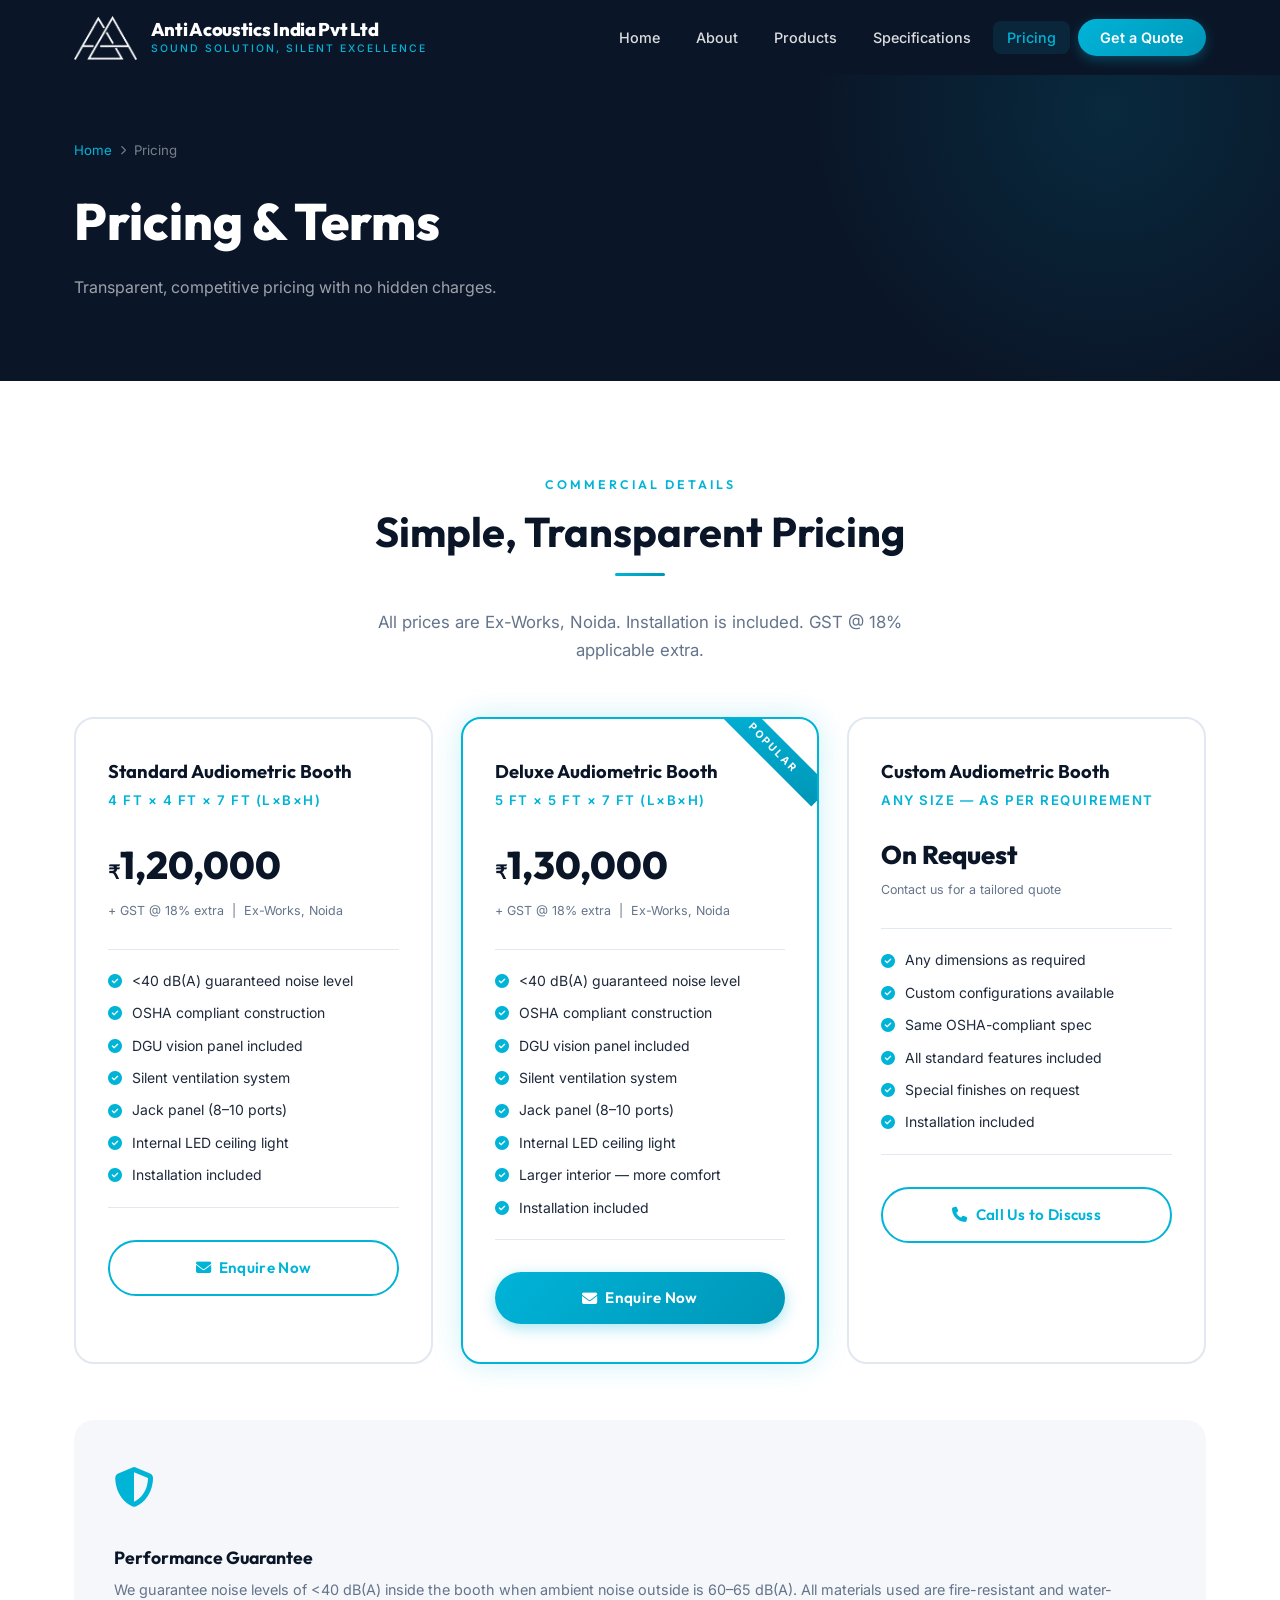
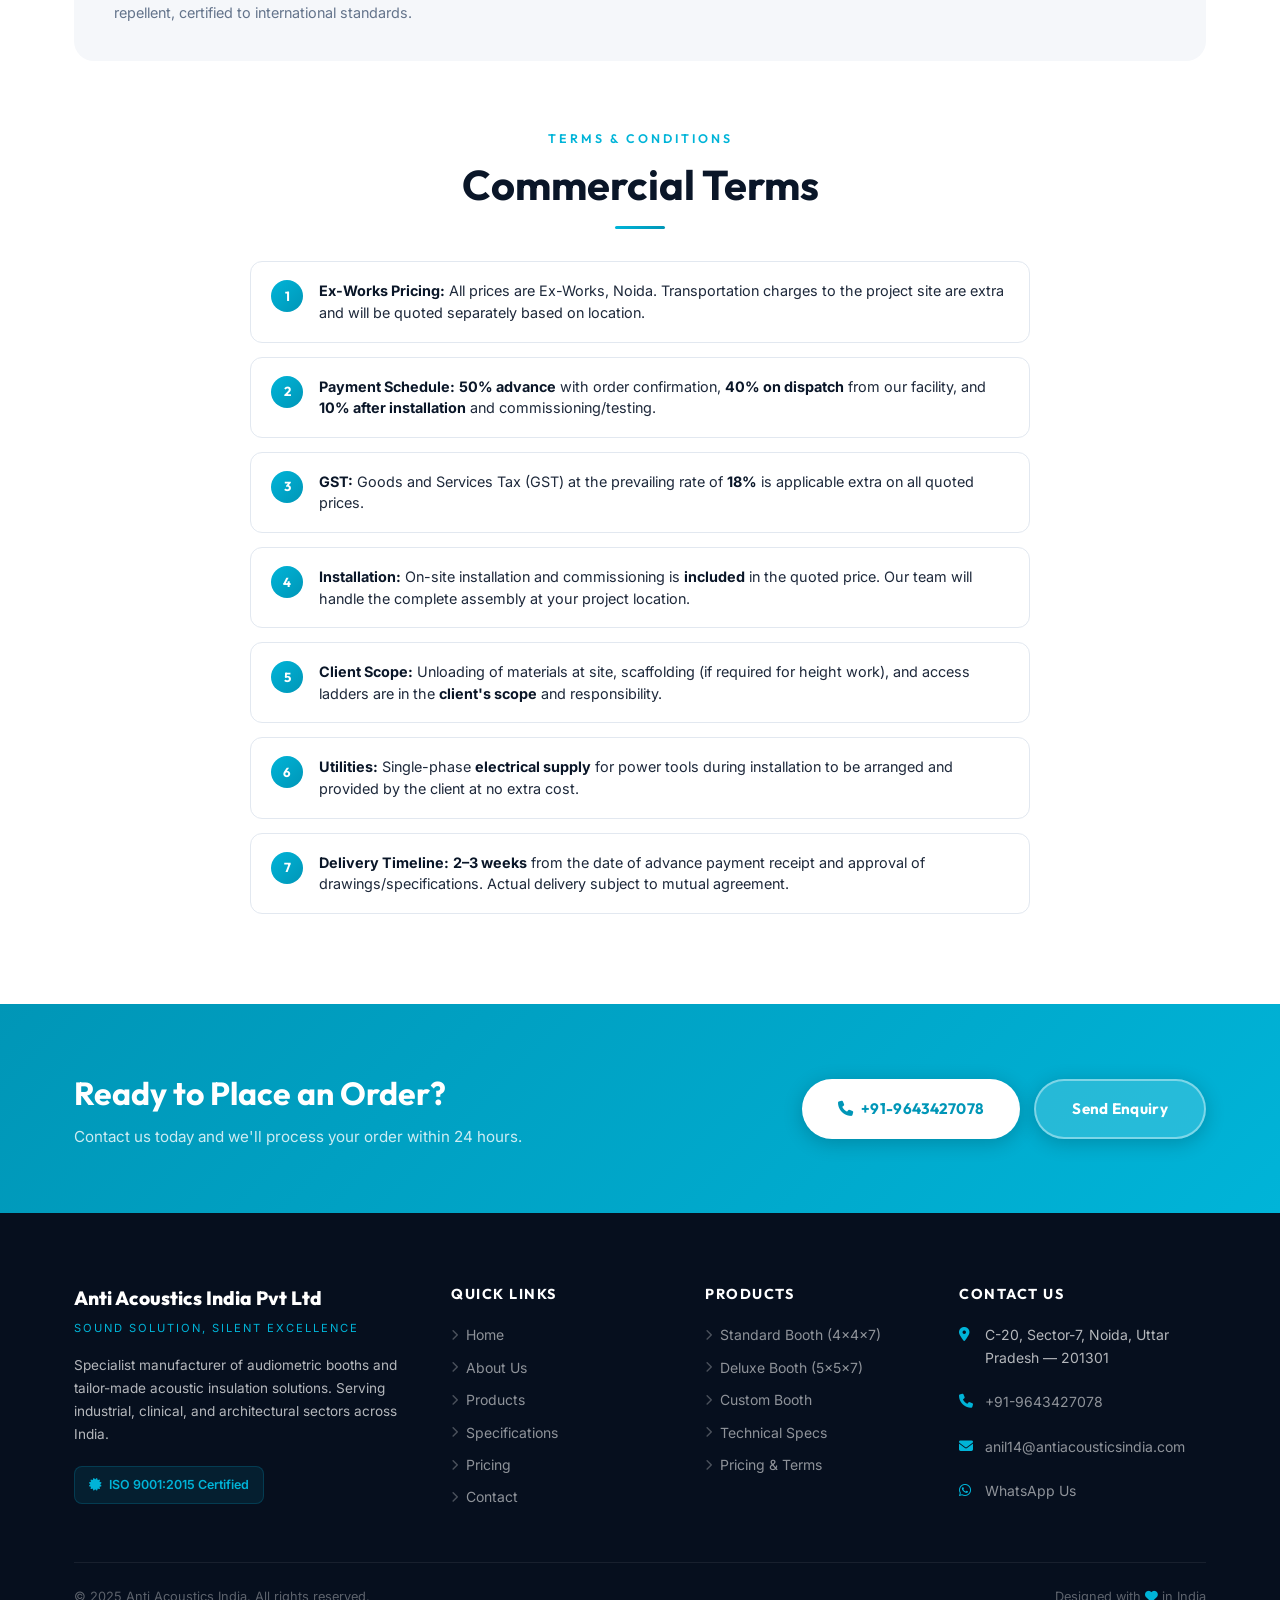
<file: pricing.html>
<!DOCTYPE html>
<html lang="en">
<head>
  <meta charset="UTF-8" />
  <meta name="viewport" content="width=device-width, initial-scale=1.0" />
  <title>Pricing & Terms — Anti Acoustics India</title>
  <meta name="description" content="Transparent pricing for Anti Acoustics India audiometric booths. Standard booth from ₹1,20,000. GST @ 18%. Includes installation. 2–3 week delivery." />
  <link rel="stylesheet" href="css/style.css" />
  <link rel="stylesheet" href="https://cdnjs.cloudflare.com/ajax/libs/font-awesome/6.5.0/css/all.min.css" />
</head>
<body>

<!-- NAVBAR -->
<nav class="navbar solid" id="navbar">
  <div class="container">
    <div class="nav-inner">
      <a href="index.html" class="nav-logo" style="flex-direction: row; align-items: center; gap: 14px;">
        <img src="images/Asset%201@3x.png" alt="Logo" style="height: 44px; width: auto;" />
        <div style="display: flex; flex-direction: column; justify-content: center; gap: 4px;">
          <span class="nav-logo-name">Anti Acoustics India Pvt Ltd</span>
          <span class="nav-logo-tagline">Sound Solution, Silent Excellence</span>
        </div>
      </a>
      <ul class="nav-links">
        <li><a href="index.html">Home</a></li>
        <li><a href="about.html">About</a></li>
        <li><a href="products.html">Products</a></li>
        <li><a href="specifications.html">Specifications</a></li>
        <li><a href="pricing.html" class="active">Pricing</a></li>
        <li><a href="contact.html" class="nav-cta">Get a Quote</a></li>
      </ul>
      <button class="hamburger" id="hamburger" aria-label="Menu">
        <span></span><span></span><span></span>
      </button>
    </div>
  </div>
</nav>

<!-- PAGE HERO -->
<div class="page-hero">
  <div class="container">
    <div class="breadcrumb">
      <a href="index.html">Home</a>
      <i class="fa fa-chevron-right"></i>
      <span>Pricing</span>
    </div>
    <h1 class="page-hero-title">Pricing & Terms</h1>
    <p class="page-hero-sub">Transparent, competitive pricing with no hidden charges.</p>
  </div>
</div>

<!-- PRICING -->
<section class="section">
  <div class="container">
    <div class="text-center" style="margin-bottom:52px;">
      <span class="section-label">Commercial Details</span>
      <h2 class="section-title">Simple, Transparent Pricing</h2>
      <div class="teal-line"></div>
      <p class="section-sub">All prices are Ex-Works, Noida. Installation is included. GST @ 18% applicable extra.</p>
    </div>

    <!-- Pricing Cards -->
    <div class="pricing-cards">
      <div class="pricing-card fade-up">
        <div class="model-name">Standard Audiometric Booth</div>
        <div class="model-size">4 ft × 4 ft × 7 ft (L×B×H)</div>
        <div class="model-price"><span>₹</span>1,20,000</div>
        <div class="gst-note">+ GST @ 18% extra &nbsp;|&nbsp; Ex-Works, Noida</div>
        <ul class="features">
          <li><i class="fa fa-check-circle"></i> &lt;40 dB(A) guaranteed noise level</li>
          <li><i class="fa fa-check-circle"></i> OSHA compliant construction</li>
          <li><i class="fa fa-check-circle"></i> DGU vision panel included</li>
          <li><i class="fa fa-check-circle"></i> Silent ventilation system</li>
          <li><i class="fa fa-check-circle"></i> Jack panel (8–10 ports)</li>
          <li><i class="fa fa-check-circle"></i> Internal LED ceiling light</li>
          <li><i class="fa fa-check-circle"></i> Installation included</li>
        </ul>
        <a href="contact.html" class="btn btn-outline-teal" style="width:100%;justify-content:center;">
          <i class="fa fa-envelope"></i> Enquire Now
        </a>
      </div>

      <div class="pricing-card featured fade-up">
        <div class="model-name">Deluxe Audiometric Booth</div>
        <div class="model-size">5 ft × 5 ft × 7 ft (L×B×H)</div>
        <div class="model-price"><span>₹</span>1,30,000</div>
        <div class="gst-note">+ GST @ 18% extra &nbsp;|&nbsp; Ex-Works, Noida</div>
        <ul class="features">
          <li><i class="fa fa-check-circle"></i> &lt;40 dB(A) guaranteed noise level</li>
          <li><i class="fa fa-check-circle"></i> OSHA compliant construction</li>
          <li><i class="fa fa-check-circle"></i> DGU vision panel included</li>
          <li><i class="fa fa-check-circle"></i> Silent ventilation system</li>
          <li><i class="fa fa-check-circle"></i> Jack panel (8–10 ports)</li>
          <li><i class="fa fa-check-circle"></i> Internal LED ceiling light</li>
          <li><i class="fa fa-check-circle"></i> Larger interior — more comfort</li>
          <li><i class="fa fa-check-circle"></i> Installation included</li>
        </ul>
        <a href="contact.html" class="btn btn-primary" style="width:100%;justify-content:center;">
          <i class="fa fa-envelope"></i> Enquire Now
        </a>
      </div>

      <div class="pricing-card fade-up">
        <div class="model-name">Custom Audiometric Booth</div>
        <div class="model-size">Any Size — As Per Requirement</div>
        <div class="model-price" style="font-size:1.6rem;">On Request</div>
        <div class="gst-note">Contact us for a tailored quote</div>
        <ul class="features">
          <li><i class="fa fa-check-circle"></i> Any dimensions as required</li>
          <li><i class="fa fa-check-circle"></i> Custom configurations available</li>
          <li><i class="fa fa-check-circle"></i> Same OSHA-compliant spec</li>
          <li><i class="fa fa-check-circle"></i> All standard features included</li>
          <li><i class="fa fa-check-circle"></i> Special finishes on request</li>
          <li><i class="fa fa-check-circle"></i> Installation included</li>
        </ul>
        <a href="contact.html" class="btn btn-outline-teal" style="width:100%;justify-content:center;">
          <i class="fa fa-phone"></i> Call Us to Discuss
        </a>
      </div>
    </div>

    <!-- Performance Guarantee -->
    <div style="background:var(--gray-light);border-radius:var(--radius-lg);padding:36px 40px;margin:56px 0 0;display:flex;align-items:center;gap:24px;flex-wrap:wrap;" class="fade-up">
      <div style="font-size:2.5rem;color:var(--teal);"><i class="fa fa-shield-halved"></i></div>
      <div>
        <div style="font-family:var(--font-head);font-size:1.1rem;font-weight:700;color:var(--navy);margin-bottom:6px;">Performance Guarantee</div>
        <div style="font-size:0.9rem;color:var(--gray-text);line-height:1.6;">
          We guarantee noise levels of &lt;40 dB(A) inside the booth when ambient noise outside is 60–65 dB(A). All materials used are fire-resistant and water-repellent, certified to international standards.
        </div>
      </div>
    </div>

    <!-- Terms & Conditions -->
    <div style="margin-top:64px;" class="text-center">
      <span class="section-label">Terms & Conditions</span>
      <h2 class="section-title">Commercial Terms</h2>
      <div class="teal-line"></div>
    </div>

    <div class="terms-list" style="max-width:780px;margin:0 auto;">
      <div class="term-item fade-up">
        <div class="term-num">1</div>
        <div class="term-text"><strong>Ex-Works Pricing:</strong> All prices are Ex-Works, Noida. Transportation charges to the project site are extra and will be quoted separately based on location.</div>
      </div>
      <div class="term-item fade-up">
        <div class="term-num">2</div>
        <div class="term-text"><strong>Payment Schedule:</strong> <strong>50% advance</strong> with order confirmation, <strong>40% on dispatch</strong> from our facility, and <strong>10% after installation</strong> and commissioning/testing.</div>
      </div>
      <div class="term-item fade-up">
        <div class="term-num">3</div>
        <div class="term-text"><strong>GST:</strong> Goods and Services Tax (GST) at the prevailing rate of <strong>18%</strong> is applicable extra on all quoted prices.</div>
      </div>
      <div class="term-item fade-up">
        <div class="term-num">4</div>
        <div class="term-text"><strong>Installation:</strong> On-site installation and commissioning is <strong>included</strong> in the quoted price. Our team will handle the complete assembly at your project location.</div>
      </div>
      <div class="term-item fade-up">
        <div class="term-num">5</div>
        <div class="term-text"><strong>Client Scope:</strong> Unloading of materials at site, scaffolding (if required for height work), and access ladders are in the <strong>client's scope</strong> and responsibility.</div>
      </div>
      <div class="term-item fade-up">
        <div class="term-num">6</div>
        <div class="term-text"><strong>Utilities:</strong> Single-phase <strong>electrical supply</strong> for power tools during installation to be arranged and provided by the client at no extra cost.</div>
      </div>
      <div class="term-item fade-up">
        <div class="term-num">7</div>
        <div class="term-text"><strong>Delivery Timeline:</strong> <strong>2–3 weeks</strong> from the date of advance payment receipt and approval of drawings/specifications. Actual delivery subject to mutual agreement.</div>
      </div>
    </div>
  </div>
</section>

<!-- CTA STRIP -->
<div class="cta-strip">
  <div class="container">
    <div class="cta-strip-inner">
      <div>
        <h2>Ready to Place an Order?</h2>
        <p>Contact us today and we'll process your order within 24 hours.</p>
      </div>
      <div style="display:flex;gap:14px;flex-wrap:wrap;">
        <a href="tel:+919643427078" class="btn"><i class="fa fa-phone"></i> +91-9643427078</a>
        <a href="contact.html" class="btn" style="background:rgba(255,255,255,0.15);color:white;border:2px solid rgba(255,255,255,0.4);">Send Enquiry</a>
      </div>
    </div>
  </div>
</div>

<!-- FOOTER -->
<footer class="footer">
  <div class="container">
    <div class="footer-grid">
      <div class="footer-brand">
        <div class="brand-name">Anti Acoustics India Pvt Ltd</div>
        <div class="brand-tag">Sound Solution, Silent Excellence</div>
        <p>Specialist manufacturer of audiometric booths and tailor-made acoustic insulation solutions. Serving industrial, clinical, and architectural sectors across India.</p>
        <div class="footer-cert"><i class="fa fa-certificate"></i> ISO 9001:2015 Certified</div>
      </div>
      <div class="footer-col">
        <h4>Quick Links</h4>
        <ul>
          <li><a href="index.html"><i class="fa fa-chevron-right"></i> Home</a></li>
          <li><a href="about.html"><i class="fa fa-chevron-right"></i> About Us</a></li>
          <li><a href="products.html"><i class="fa fa-chevron-right"></i> Products</a></li>
          <li><a href="specifications.html"><i class="fa fa-chevron-right"></i> Specifications</a></li>
          <li><a href="pricing.html"><i class="fa fa-chevron-right"></i> Pricing</a></li>
          <li><a href="contact.html"><i class="fa fa-chevron-right"></i> Contact</a></li>
        </ul>
      </div>
      <div class="footer-col">
        <h4>Products</h4>
        <ul>
          <li><a href="products.html"><i class="fa fa-chevron-right"></i> Standard Booth (4×4×7)</a></li>
          <li><a href="products.html"><i class="fa fa-chevron-right"></i> Deluxe Booth (5×5×7)</a></li>
          <li><a href="contact.html"><i class="fa fa-chevron-right"></i> Custom Booth</a></li>
          <li><a href="specifications.html"><i class="fa fa-chevron-right"></i> Technical Specs</a></li>
          <li><a href="pricing.html"><i class="fa fa-chevron-right"></i> Pricing & Terms</a></li>
        </ul>
      </div>
      <div class="footer-col">
        <h4>Contact Us</h4>
        <ul class="footer-contact">
          <li><i class="fa fa-location-dot"></i><span>C-20, Sector-7, Noida, Uttar Pradesh — 201301</span></li>
          <li><i class="fa fa-phone"></i><a href="tel:+919643427078">+91-9643427078</a></li>
          <li><i class="fa fa-envelope"></i><a href="mailto:anil14@antiacousticsindia.com">anil14@antiacousticsindia.com</a></li>
          <li><i class="fab fa-whatsapp"></i><a href="https://wa.me/919643427078">WhatsApp Us</a></li>
        </ul>
      </div>
    </div>
    <div class="footer-bottom">
      <span>© 2025 Anti Acoustics India. All rights reserved.</span>
      <span>Designed with <i class="fa fa-heart" style="color:var(--teal)"></i> in India</span>
    </div>
  </div>
</footer>
<script src="js/main.js"></script>
</body>
</html>
</file>
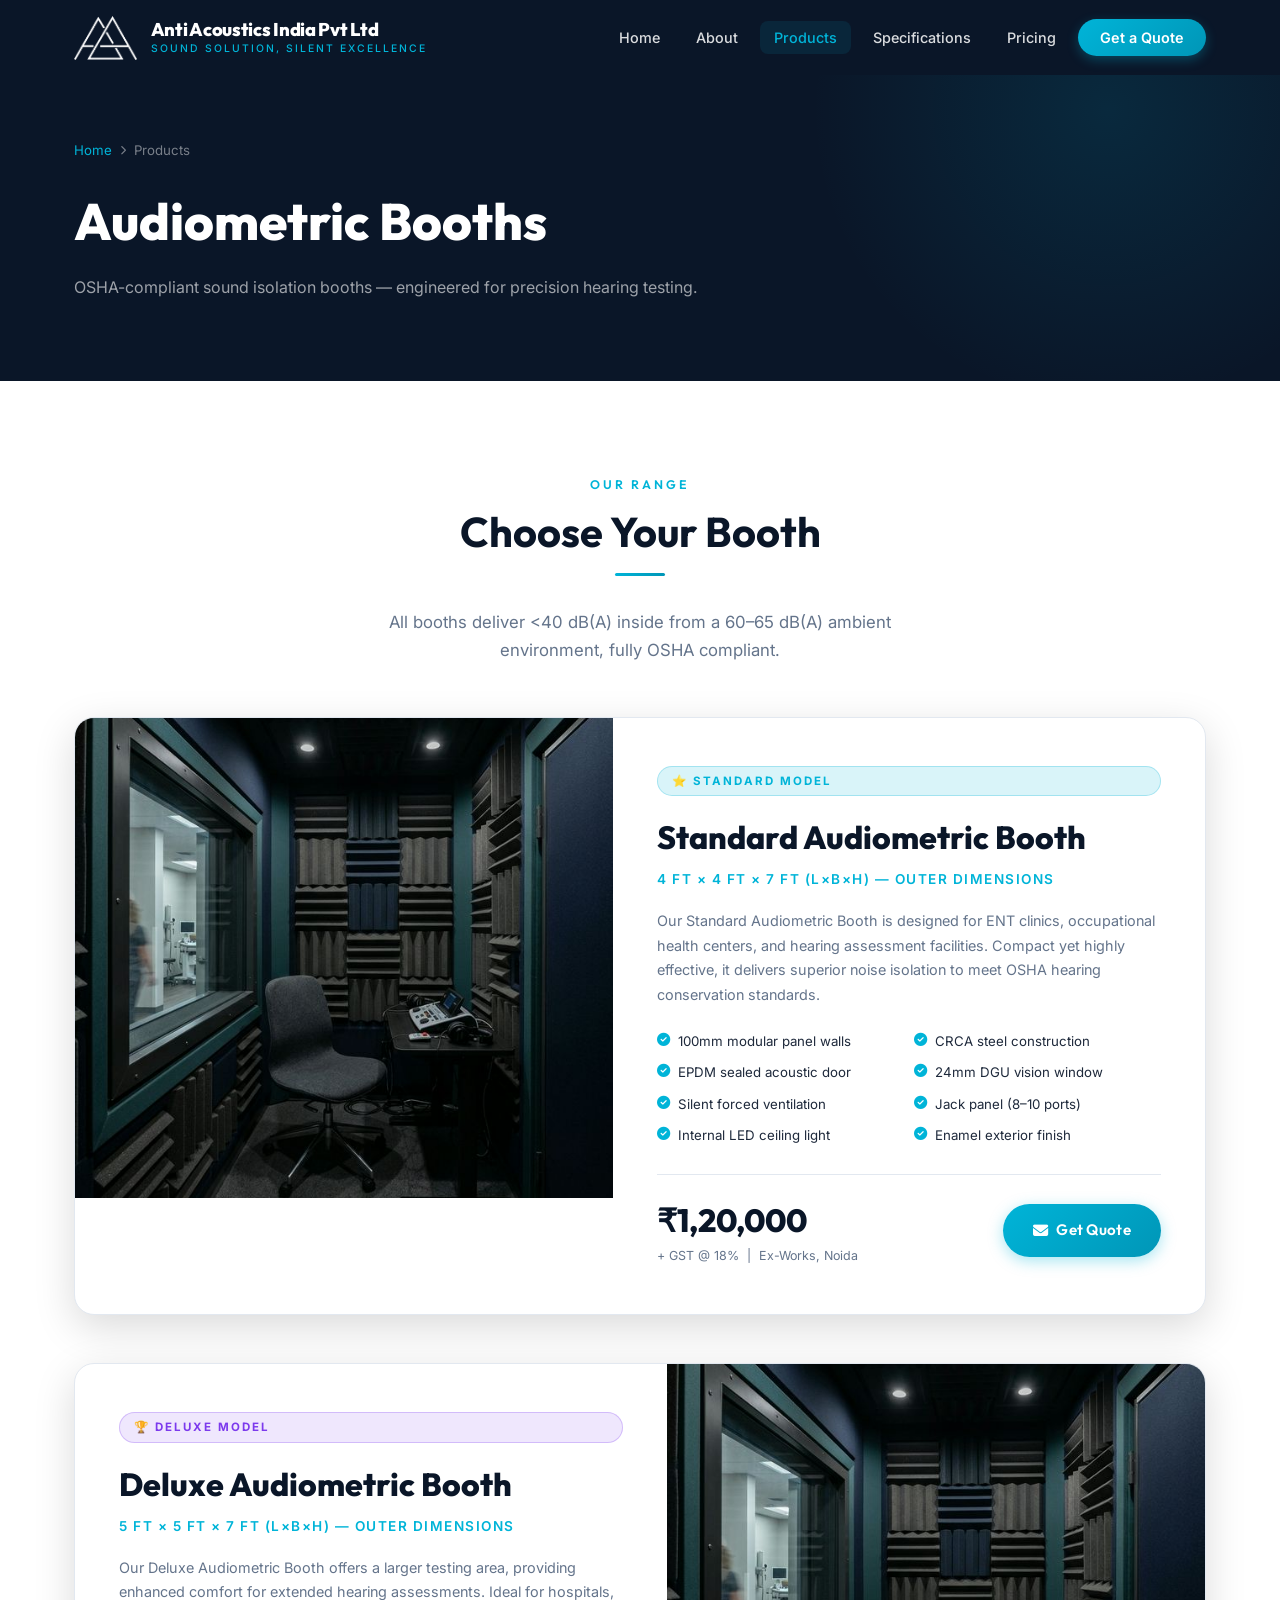
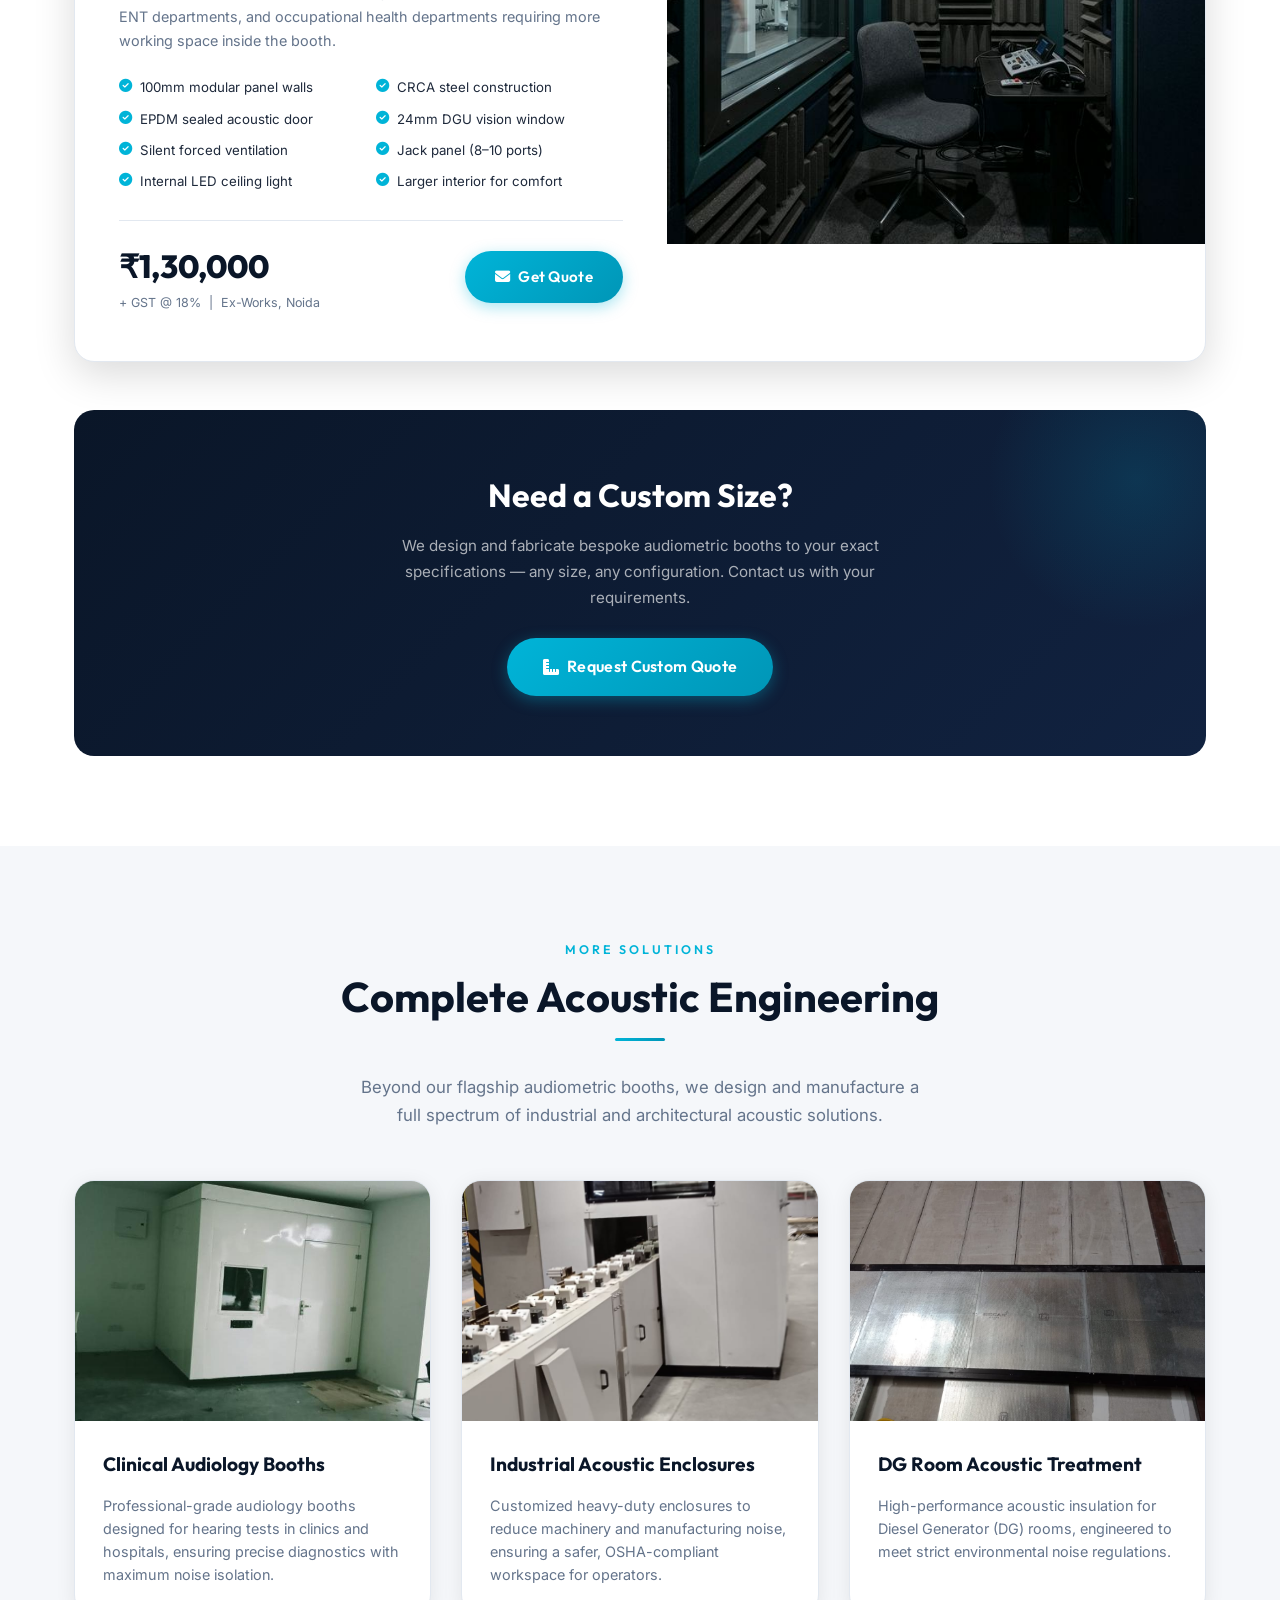
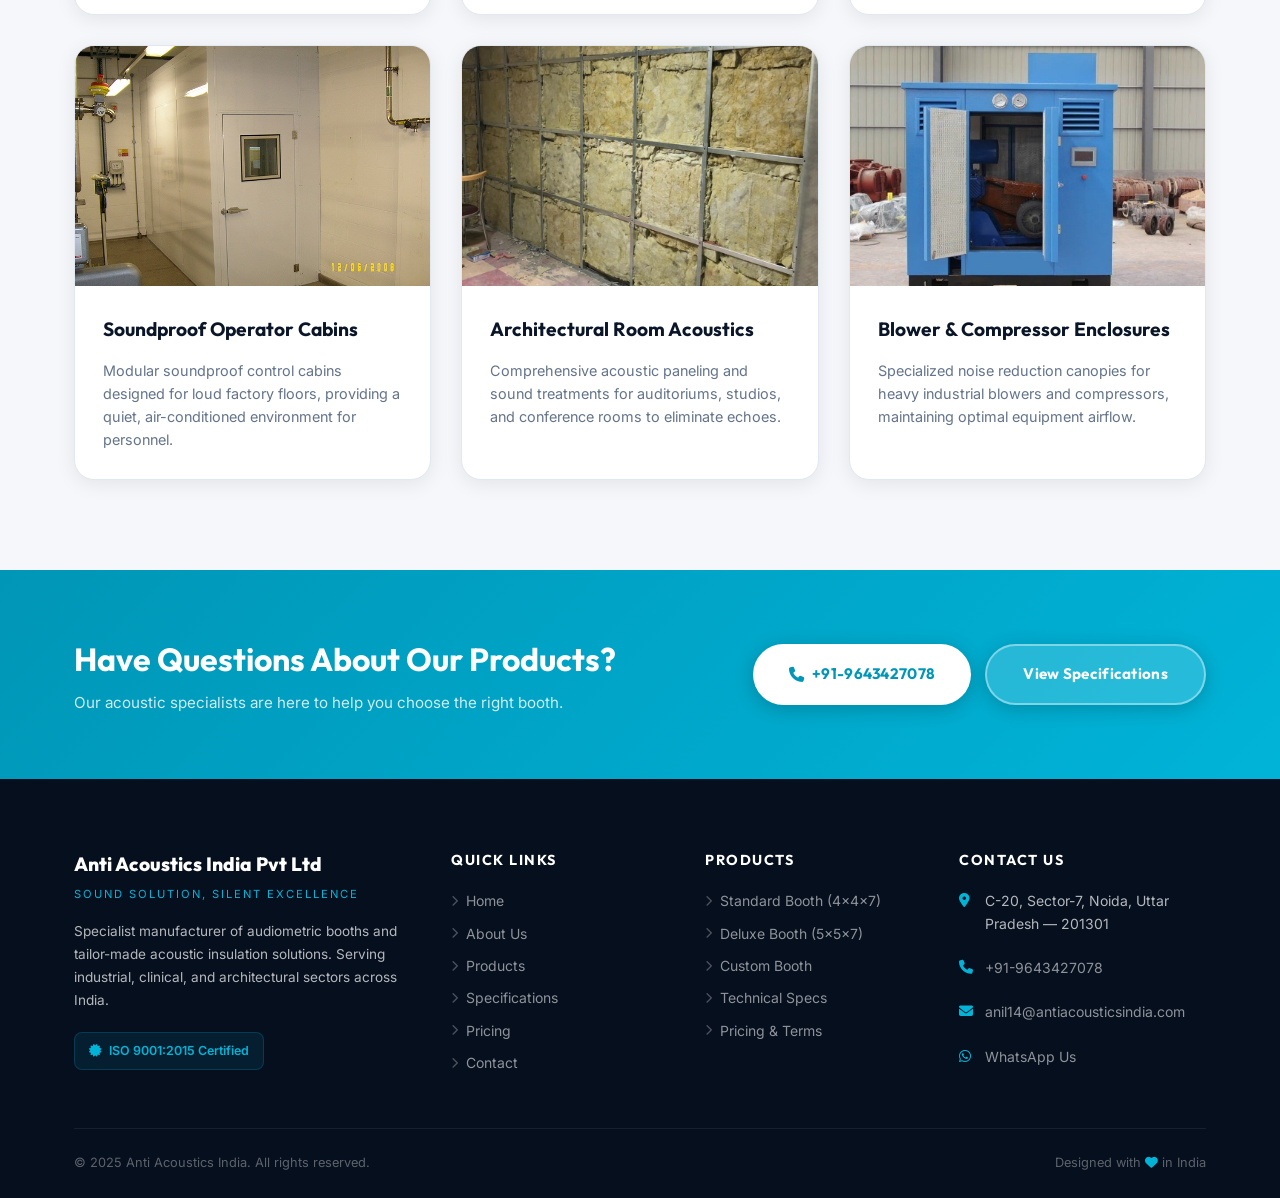
<file: products.html>
<!DOCTYPE html>
<html lang="en">
<head>
  <meta charset="UTF-8" />
  <meta name="viewport" content="width=device-width, initial-scale=1.0" />
  <title>Audiometric Booths — Products | Anti Acoustics India</title>
  <meta name="description" content="Explore Anti Acoustics India's range of OSHA-compliant audiometric booths. Standard 4×4×7 ft and Deluxe 5×5×7 ft models. Custom sizes available." />
  <link rel="stylesheet" href="css/style.css" />
  <link rel="stylesheet" href="https://cdnjs.cloudflare.com/ajax/libs/font-awesome/6.5.0/css/all.min.css" />
  <style>
    .product-detail {
      background: var(--white);
      border-radius: var(--radius-lg);
      overflow: hidden;
      box-shadow: var(--shadow-lg);
      border: 1px solid var(--gray-mid);
      display: grid;
      grid-template-columns: 1fr 1.1fr;
      margin-bottom: 48px;
    }
    .product-detail.reverse { direction: rtl; }
    .product-detail.reverse > * { direction: ltr; }
    .product-detail-img {
      height: 480px;
      overflow: hidden;
      background: var(--navy-light);
    }
    .product-detail-img img {
      width: 100%;
      height: 100%;
      object-fit: cover;
      transition: transform 0.6s ease;
    }
    .product-detail:hover .product-detail-img img { transform: scale(1.04); }
    .product-detail-body {
      padding: 48px 44px;
      display: flex;
      flex-direction: column;
      justify-content: center;
    }
    .product-detail-body .badge {
      display: inline-block;
      background: var(--teal-glow);
      color: var(--teal);
      border: 1px solid rgba(0,180,216,0.25);
      border-radius: 50px;
      font-size: 0.72rem;
      font-weight: 700;
      text-transform: uppercase;
      letter-spacing: 2px;
      padding: 5px 14px;
      margin-bottom: 16px;
    }
    .product-detail-body h2 {
      font-family: var(--font-head);
      font-size: clamp(1.5rem, 2.5vw, 2rem);
      font-weight: 800;
      color: var(--navy);
      margin-bottom: 6px;
    }
    .product-detail-body .dim {
      font-size: 0.85rem;
      color: var(--teal);
      font-weight: 600;
      text-transform: uppercase;
      letter-spacing: 1.5px;
      margin-bottom: 18px;
    }
    .product-detail-body p {
      font-size: 0.9rem;
      color: var(--gray-text);
      line-height: 1.7;
      margin-bottom: 24px;
    }
    .detail-features {
      display: grid;
      grid-template-columns: 1fr 1fr;
      gap: 10px;
      margin-bottom: 28px;
    }
    .detail-feature {
      display: flex;
      align-items: flex-start;
      gap: 8px;
      font-size: 0.83rem;
      color: var(--text-dark);
    }
    .detail-feature i { color: var(--teal); margin-top: 2px; }
    .detail-price-row {
      display: flex;
      align-items: center;
      justify-content: space-between;
      padding-top: 20px;
      border-top: 1px solid var(--gray-mid);
      gap: 16px;
      flex-wrap: wrap;
    }
    .detail-price-main {
      font-family: var(--font-head);
      font-size: 2rem;
      font-weight: 800;
      color: var(--navy);
    }
    .detail-price-note { font-size: 0.78rem; color: var(--gray-text); }

    .custom-section {
      background: linear-gradient(135deg, var(--navy) 0%, var(--navy-light) 100%);
      border-radius: var(--radius-lg);
      padding: 60px 48px;
      text-align: center;
      position: relative;
      overflow: hidden;
    }
    .custom-section::before {
      content: '';
      position: absolute;
      top: -80px; right: -80px;
      width: 300px; height: 300px;
      background: radial-gradient(circle, rgba(0,180,216,0.15) 0%, transparent 70%);
    }
    .custom-section h2 {
      font-family: var(--font-head);
      font-size: clamp(1.5rem, 2.5vw, 2rem);
      font-weight: 700;
      color: var(--white);
      margin-bottom: 12px;
    }
    .custom-section p {
      font-size: 0.95rem;
      color: rgba(255,255,255,0.65);
      max-width: 540px;
      margin: 0 auto 28px;
      line-height: 1.7;
    }
    @media (max-width: 768px) {
      .product-detail { grid-template-columns: 1fr; direction: ltr; }
      .product-detail.reverse { direction: ltr; }
      .product-detail-img { height: 260px; }
      .product-detail-body { padding: 28px 24px; }
      .detail-features { grid-template-columns: 1fr; }
      .custom-section { padding: 40px 24px; }
    }
  </style>
</head>
<body>

<!-- NAVBAR -->
<nav class="navbar solid" id="navbar">
  <div class="container">
    <div class="nav-inner">
      <a href="index.html" class="nav-logo" style="flex-direction: row; align-items: center; gap: 14px;">
        <img src="images/Asset%201@3x.png" alt="Logo" style="height: 44px; width: auto;" />
        <div style="display: flex; flex-direction: column; justify-content: center; gap: 4px;">
          <span class="nav-logo-name">Anti Acoustics India Pvt Ltd</span>
          <span class="nav-logo-tagline">Sound Solution, Silent Excellence</span>
        </div>
      </a>
      <ul class="nav-links">
        <li><a href="index.html">Home</a></li>
        <li><a href="about.html">About</a></li>
        <li><a href="products.html" class="active">Products</a></li>
        <li><a href="specifications.html">Specifications</a></li>
        <li><a href="pricing.html">Pricing</a></li>
        <li><a href="contact.html" class="nav-cta">Get a Quote</a></li>
      </ul>
      <button class="hamburger" id="hamburger" aria-label="Menu">
        <span></span><span></span><span></span>
      </button>
    </div>
  </div>
</nav>

<!-- PAGE HERO -->
<div class="page-hero">
  <div class="container">
    <div class="breadcrumb">
      <a href="index.html">Home</a>
      <i class="fa fa-chevron-right"></i>
      <span>Products</span>
    </div>
    <h1 class="page-hero-title">Audiometric Booths</h1>
    <p class="page-hero-sub">OSHA-compliant sound isolation booths — engineered for precision hearing testing.</p>
  </div>
</div>

<!-- PRODUCTS -->
<section class="section">
  <div class="container">
    <div class="text-center" style="margin-bottom:52px;">
      <span class="section-label">Our Range</span>
      <h2 class="section-title">Choose Your Booth</h2>
      <div class="teal-line"></div>
      <p class="section-sub">All booths deliver &lt;40 dB(A) inside from a 60–65 dB(A) ambient environment, fully OSHA compliant.</p>
    </div>

    <!-- Product 1 -->
    <div class="product-detail fade-up">
      <div class="product-detail-img">
        <img src="images/booth-standard.png" alt="Standard Audiometric Booth 4x4x7 ft" />
      </div>
      <div class="product-detail-body">
        <span class="badge">⭐ Standard Model</span>
        <h2>Standard Audiometric Booth</h2>
        <div class="dim">4 ft × 4 ft × 7 ft (L×B×H) — Outer Dimensions</div>
        <p>Our Standard Audiometric Booth is designed for ENT clinics, occupational health centers, and hearing assessment facilities. Compact yet highly effective, it delivers superior noise isolation to meet OSHA hearing conservation standards.</p>
        <div class="detail-features">
          <div class="detail-feature"><i class="fa fa-check-circle"></i>100mm modular panel walls</div>
          <div class="detail-feature"><i class="fa fa-check-circle"></i>CRCA steel construction</div>
          <div class="detail-feature"><i class="fa fa-check-circle"></i>EPDM sealed acoustic door</div>
          <div class="detail-feature"><i class="fa fa-check-circle"></i>24mm DGU vision window</div>
          <div class="detail-feature"><i class="fa fa-check-circle"></i>Silent forced ventilation</div>
          <div class="detail-feature"><i class="fa fa-check-circle"></i>Jack panel (8–10 ports)</div>
          <div class="detail-feature"><i class="fa fa-check-circle"></i>Internal LED ceiling light</div>
          <div class="detail-feature"><i class="fa fa-check-circle"></i>Enamel exterior finish</div>
        </div>
        <div class="detail-price-row">
          <div>
            <div class="detail-price-main">₹1,20,000</div>
            <div class="detail-price-note">+ GST @ 18% &nbsp;|&nbsp; Ex-Works, Noida</div>
          </div>
          <a href="contact.html" class="btn btn-primary"><i class="fa fa-envelope"></i> Get Quote</a>
        </div>
      </div>
    </div>

    <!-- Product 2 -->
    <div class="product-detail reverse fade-up">
      <div class="product-detail-img">
        <img src="images/booth-standard.png" alt="Deluxe Audiometric Booth 5x5x7 ft" />
      </div>
      <div class="product-detail-body">
        <span class="badge" style="background:rgba(124,58,237,0.12);color:#7C3AED;border-color:rgba(124,58,237,0.25);">🏆 Deluxe Model</span>
        <h2>Deluxe Audiometric Booth</h2>
        <div class="dim">5 ft × 5 ft × 7 ft (L×B×H) — Outer Dimensions</div>
        <p>Our Deluxe Audiometric Booth offers a larger testing area, providing enhanced comfort for extended hearing assessments. Ideal for hospitals, ENT departments, and occupational health departments requiring more working space inside the booth.</p>
        <div class="detail-features">
          <div class="detail-feature"><i class="fa fa-check-circle"></i>100mm modular panel walls</div>
          <div class="detail-feature"><i class="fa fa-check-circle"></i>CRCA steel construction</div>
          <div class="detail-feature"><i class="fa fa-check-circle"></i>EPDM sealed acoustic door</div>
          <div class="detail-feature"><i class="fa fa-check-circle"></i>24mm DGU vision window</div>
          <div class="detail-feature"><i class="fa fa-check-circle"></i>Silent forced ventilation</div>
          <div class="detail-feature"><i class="fa fa-check-circle"></i>Jack panel (8–10 ports)</div>
          <div class="detail-feature"><i class="fa fa-check-circle"></i>Internal LED ceiling light</div>
          <div class="detail-feature"><i class="fa fa-check-circle"></i>Larger interior for comfort</div>
        </div>
        <div class="detail-price-row">
          <div>
            <div class="detail-price-main">₹1,30,000</div>
            <div class="detail-price-note">+ GST @ 18% &nbsp;|&nbsp; Ex-Works, Noida</div>
          </div>
          <a href="contact.html" class="btn btn-primary"><i class="fa fa-envelope"></i> Get Quote</a>
        </div>
      </div>
    </div>

    <!-- Custom -->
    <div class="custom-section fade-up">
      <h2>Need a Custom Size?</h2>
      <p>We design and fabricate bespoke audiometric booths to your exact specifications — any size, any configuration. Contact us with your requirements.</p>
      <a href="contact.html" class="btn btn-primary" style="font-size:1rem;padding:16px 36px;">
        <i class="fa fa-ruler-combined"></i> Request Custom Quote
      </a>
    </div>
  </div>
</section>

<!-- OTHER SOLUTIONS -->
<section class="section bg-light">
  <div class="container text-center">
    <span class="section-label">More Solutions</span>
    <h2 class="section-title">Complete Acoustic Engineering</h2>
    <div class="teal-line"></div>
    <p class="section-sub">Beyond our flagship audiometric booths, we design and manufacture a full spectrum of industrial and architectural acoustic solutions.</p>
    
    <div class="products-grid">
      <!-- Card 1 -->
      <div class="product-card fade-up">
        <div class="product-img-wrap">
          <img src="images/product_image/Audiology%20Booth.jpeg" alt="Audiology Booth" />
        </div>
        <div class="product-body" style="text-align:left;">
          <h3>Clinical Audiology Booths</h3>
          <p style="font-size: 0.9rem; color: var(--gray-text); line-height: 1.6; margin-top: 8px;">Professional-grade audiology booths designed for hearing tests in clinics and hospitals, ensuring precise diagnostics with maximum noise isolation.</p>
        </div>
      </div>
      <!-- Card 2 -->
      <div class="product-card fade-up">
        <div class="product-img-wrap">
          <img src="images/product_image/Acoustic%20Enclosure.jpeg" alt="Industrial Acoustic Enclosure" />
        </div>
        <div class="product-body" style="text-align:left;">
          <h3>Industrial Acoustic Enclosures</h3>
          <p style="font-size: 0.9rem; color: var(--gray-text); line-height: 1.6; margin-top: 8px;">Customized heavy-duty enclosures to reduce machinery and manufacturing noise, ensuring a safer, OSHA-compliant workspace for operators.</p>
        </div>
      </div>
      <!-- Card 3 -->
      <div class="product-card fade-up">
        <div class="product-img-wrap">
          <img src="images/product_image/DG%20Room%20Treatment.jpeg" alt="DG Room Treatment" />
        </div>
        <div class="product-body" style="text-align:left;">
          <h3>DG Room Acoustic Treatment</h3>
          <p style="font-size: 0.9rem; color: var(--gray-text); line-height: 1.6; margin-top: 8px;">High-performance acoustic insulation for Diesel Generator (DG) rooms, engineered to meet strict environmental noise regulations.</p>
        </div>
      </div>
      <!-- Card 4 -->
      <div class="product-card fade-up">
        <div class="product-img-wrap">
          <img src="images/product_image/Operator%20Cabin.jpg" alt="Operator Cabin" />
        </div>
        <div class="product-body" style="text-align:left;">
          <h3>Soundproof Operator Cabins</h3>
          <p style="font-size: 0.9rem; color: var(--gray-text); line-height: 1.6; margin-top: 8px;">Modular soundproof control cabins designed for loud factory floors, providing a quiet, air-conditioned environment for personnel.</p>
        </div>
      </div>
      <!-- Card 5 -->
      <div class="product-card fade-up">
        <div class="product-img-wrap">
          <img src="images/product_image/Room%20Acoustic%20Treatment.JPG" alt="Room Acoustic Treatment" />
        </div>
        <div class="product-body" style="text-align:left;">
          <h3>Architectural Room Acoustics</h3>
          <p style="font-size: 0.9rem; color: var(--gray-text); line-height: 1.6; margin-top: 8px;">Comprehensive acoustic paneling and sound treatments for auditoriums, studios, and conference rooms to eliminate echoes.</p>
        </div>
      </div>
      <!-- Card 6 -->
      <div class="product-card fade-up">
        <div class="product-img-wrap">
          <img src="images/product_image/Blower%20Enclosure.jpg" alt="Blower Enclosure" />
        </div>
        <div class="product-body" style="text-align:left;">
          <h3>Blower & Compressor Enclosures</h3>
          <p style="font-size: 0.9rem; color: var(--gray-text); line-height: 1.6; margin-top: 8px;">Specialized noise reduction canopies for heavy industrial blowers and compressors, maintaining optimal equipment airflow.</p>
        </div>
      </div>
    </div>
  </div>
</section>

<!-- CTA STRIP -->
<div class="cta-strip">
  <div class="container">
    <div class="cta-strip-inner">
      <div>
        <h2>Have Questions About Our Products?</h2>
        <p>Our acoustic specialists are here to help you choose the right booth.</p>
      </div>
      <div style="display:flex;gap:14px;flex-wrap:wrap;">
        <a href="tel:+919643427078" class="btn"><i class="fa fa-phone"></i> +91-9643427078</a>
        <a href="specifications.html" class="btn" style="background:rgba(255,255,255,0.15);color:white;border:2px solid rgba(255,255,255,0.4);">View Specifications</a>
      </div>
    </div>
  </div>
</div>

<!-- FOOTER -->
<footer class="footer">
  <div class="container">
    <div class="footer-grid">
      <div class="footer-brand">
        <div class="brand-name">Anti Acoustics India Pvt Ltd</div>
        <div class="brand-tag">Sound Solution, Silent Excellence</div>
        <p>Specialist manufacturer of audiometric booths and tailor-made acoustic insulation solutions. Serving industrial, clinical, and architectural sectors across India.</p>
        <div class="footer-cert"><i class="fa fa-certificate"></i> ISO 9001:2015 Certified</div>
      </div>
      <div class="footer-col">
        <h4>Quick Links</h4>
        <ul>
          <li><a href="index.html"><i class="fa fa-chevron-right"></i> Home</a></li>
          <li><a href="about.html"><i class="fa fa-chevron-right"></i> About Us</a></li>
          <li><a href="products.html"><i class="fa fa-chevron-right"></i> Products</a></li>
          <li><a href="specifications.html"><i class="fa fa-chevron-right"></i> Specifications</a></li>
          <li><a href="pricing.html"><i class="fa fa-chevron-right"></i> Pricing</a></li>
          <li><a href="contact.html"><i class="fa fa-chevron-right"></i> Contact</a></li>
        </ul>
      </div>
      <div class="footer-col">
        <h4>Products</h4>
        <ul>
          <li><a href="products.html"><i class="fa fa-chevron-right"></i> Standard Booth (4×4×7)</a></li>
          <li><a href="products.html"><i class="fa fa-chevron-right"></i> Deluxe Booth (5×5×7)</a></li>
          <li><a href="contact.html"><i class="fa fa-chevron-right"></i> Custom Booth</a></li>
          <li><a href="specifications.html"><i class="fa fa-chevron-right"></i> Technical Specs</a></li>
          <li><a href="pricing.html"><i class="fa fa-chevron-right"></i> Pricing & Terms</a></li>
        </ul>
      </div>
      <div class="footer-col">
        <h4>Contact Us</h4>
        <ul class="footer-contact">
          <li><i class="fa fa-location-dot"></i><span>C-20, Sector-7, Noida, Uttar Pradesh — 201301</span></li>
          <li><i class="fa fa-phone"></i><a href="tel:+919643427078">+91-9643427078</a></li>
          <li><i class="fa fa-envelope"></i><a href="mailto:anil14@antiacousticsindia.com">anil14@antiacousticsindia.com</a></li>
          <li><i class="fab fa-whatsapp"></i><a href="https://wa.me/919643427078">WhatsApp Us</a></li>
        </ul>
      </div>
    </div>
    <div class="footer-bottom">
      <span>© 2025 Anti Acoustics India. All rights reserved.</span>
      <span>Designed with <i class="fa fa-heart" style="color:var(--teal)"></i> in India</span>
    </div>
  </div>
</footer>
<script src="js/main.js"></script>
</body>
</html>
</file>
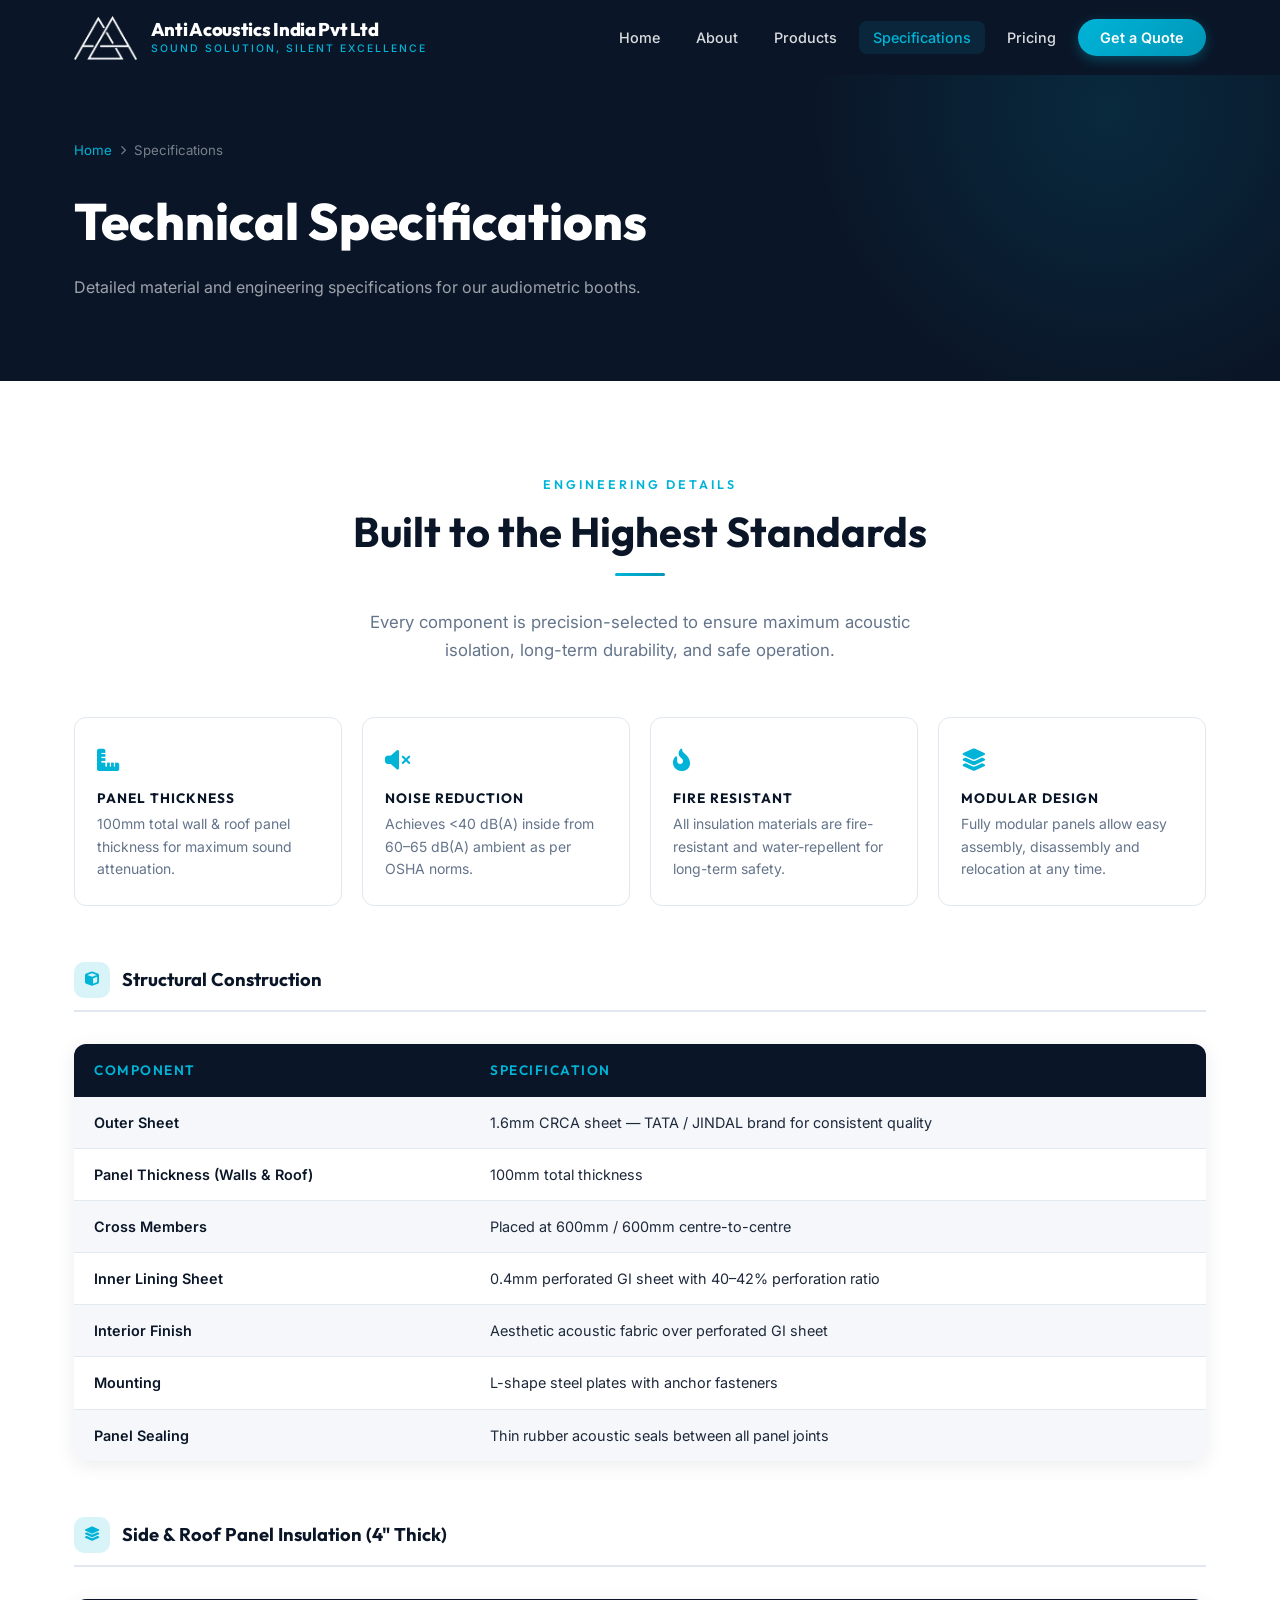
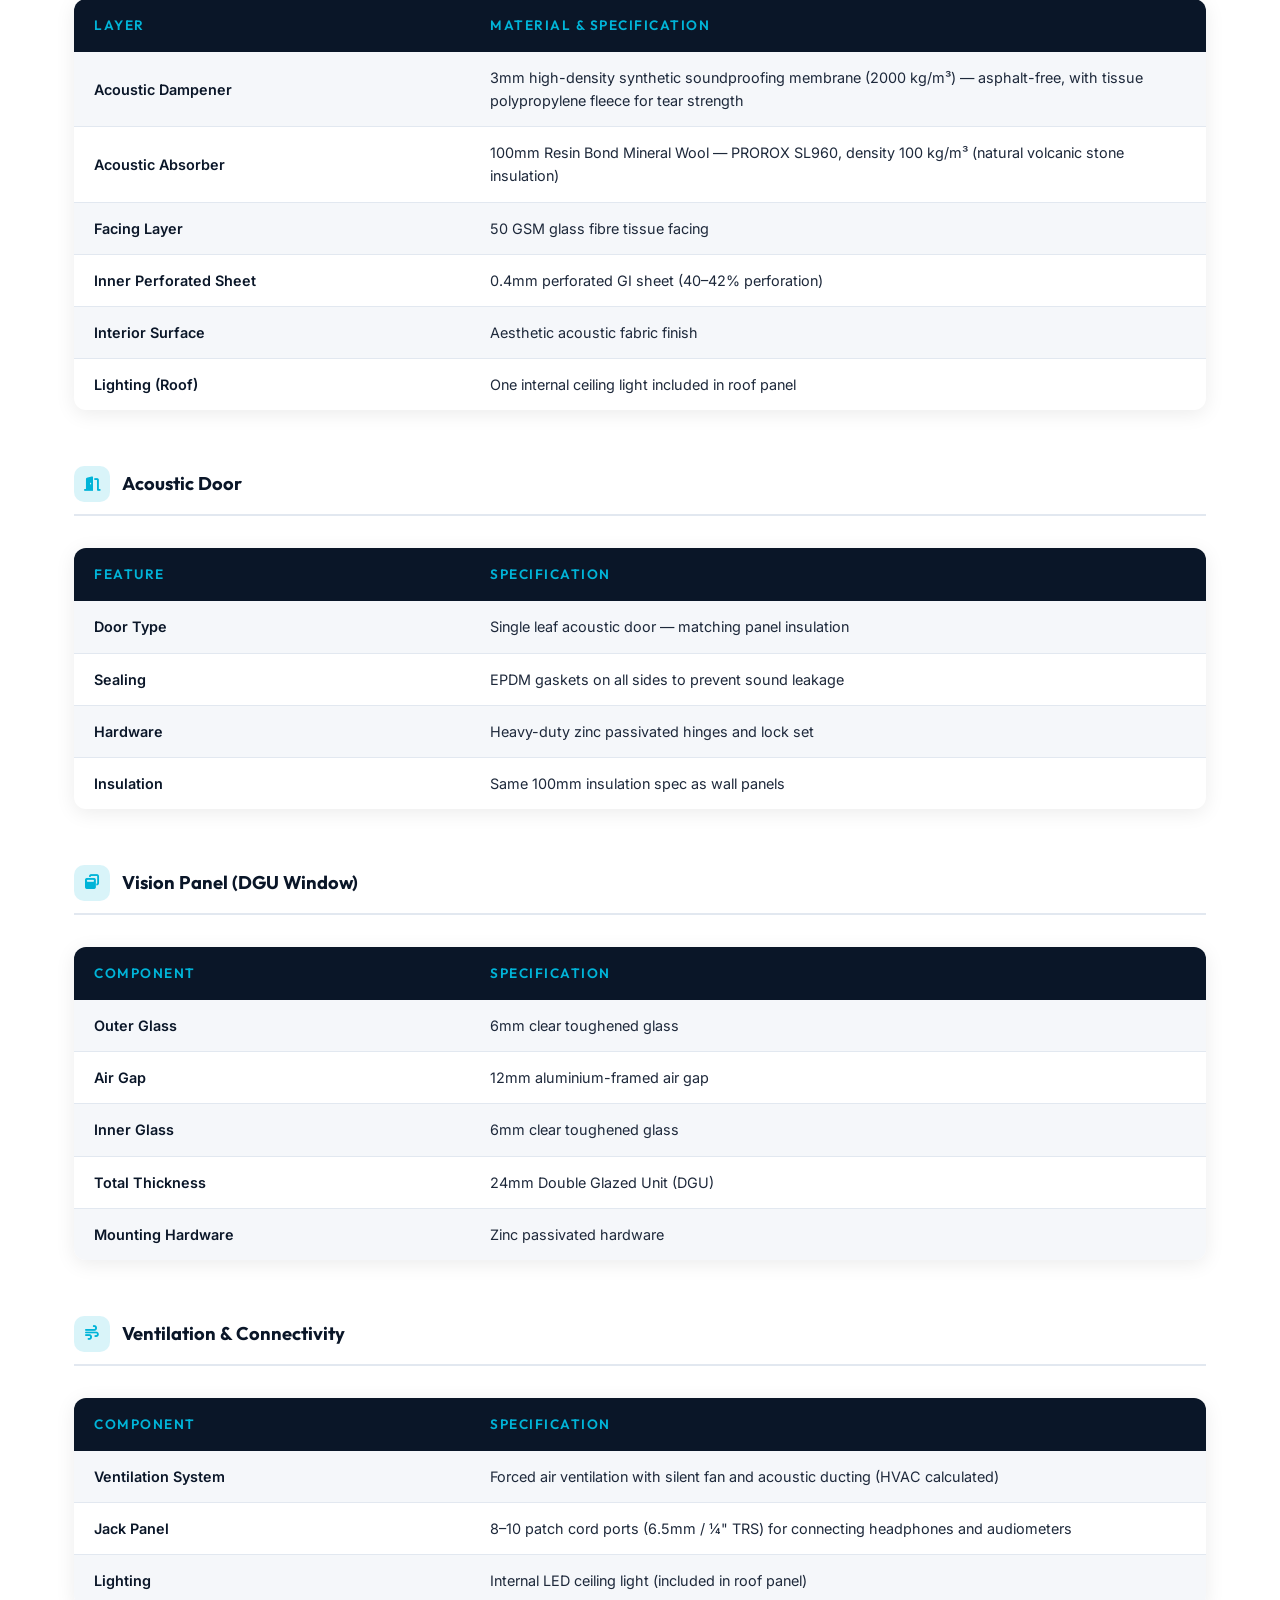
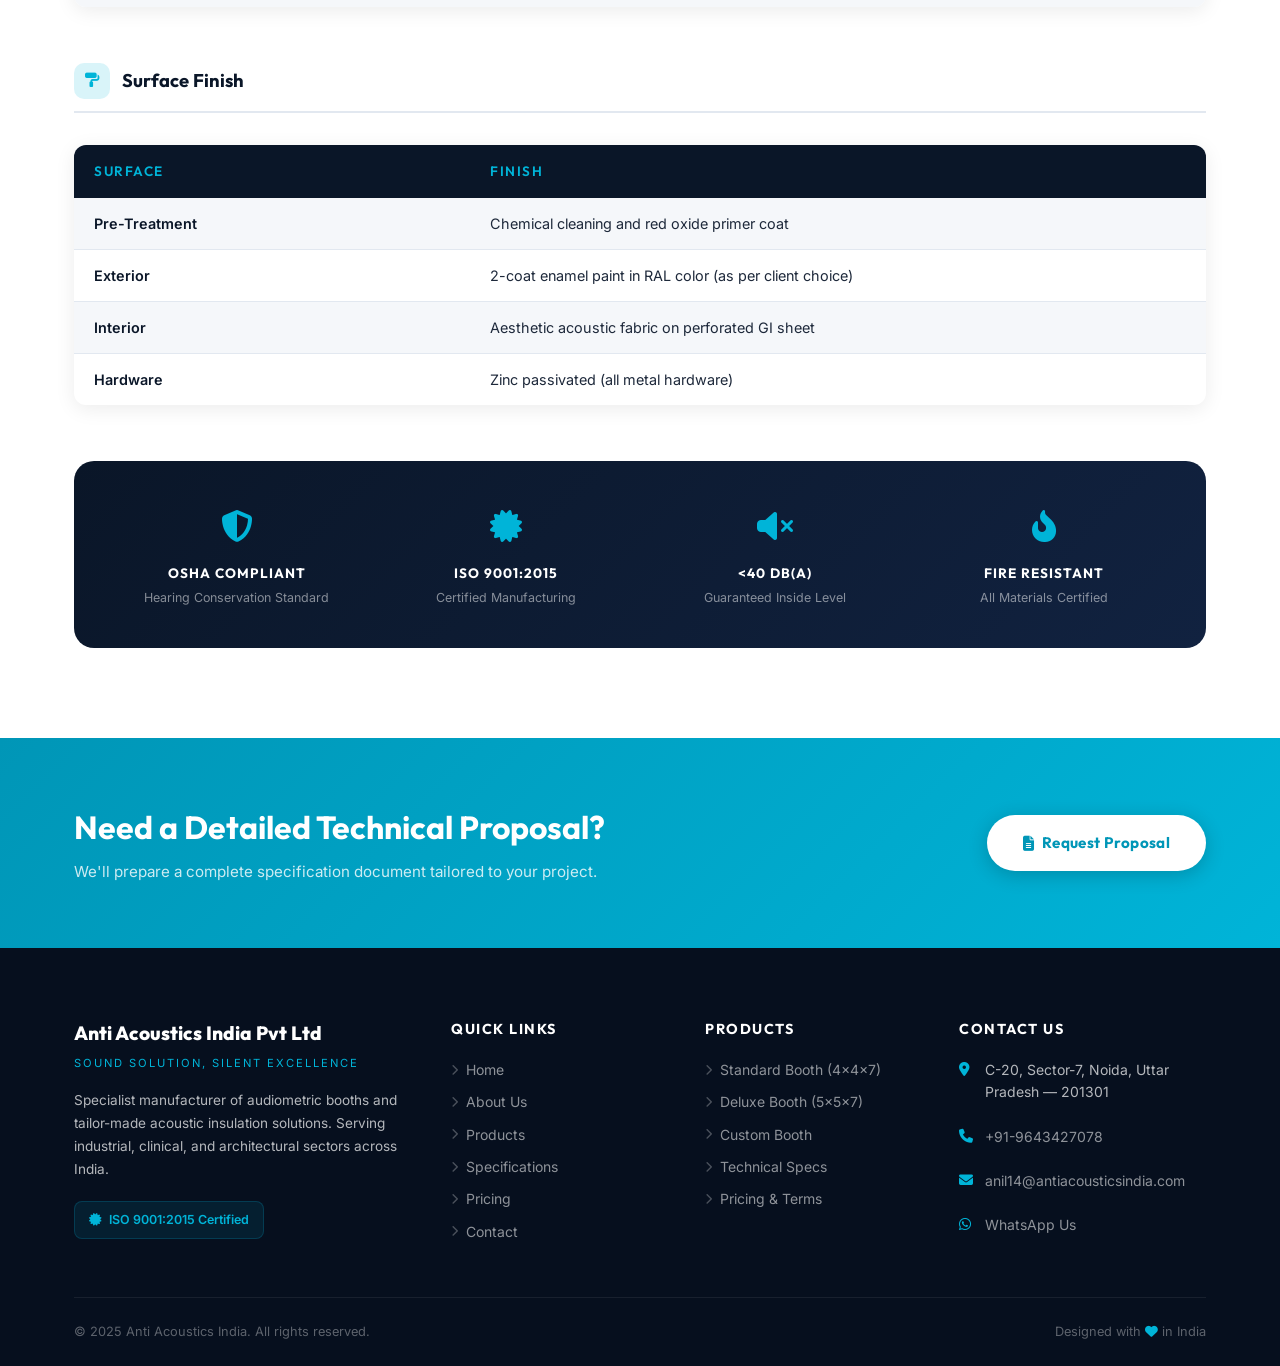
<file: specifications.html>
<!DOCTYPE html>
<html lang="en">
<head>
  <meta charset="UTF-8" />
  <meta name="viewport" content="width=device-width, initial-scale=1.0" />
  <title>Technical Specifications — Anti Acoustics India</title>
  <meta name="description" content="Full technical specifications of Anti Acoustics India audiometric booths: panel structure, insulation, acoustic door, vision window, ventilation, and finish details." />
  <link rel="stylesheet" href="css/style.css" />
  <link rel="stylesheet" href="https://cdnjs.cloudflare.com/ajax/libs/font-awesome/6.5.0/css/all.min.css" />
  <style>
    .spec-section { margin-bottom: 56px; }
    .spec-section-title {
      font-family: var(--font-head);
      font-size: 1.15rem;
      font-weight: 700;
      color: var(--navy);
      display: flex;
      align-items: center;
      gap: 12px;
      margin-bottom: 20px;
      padding-bottom: 12px;
      border-bottom: 2px solid var(--gray-mid);
    }
    .spec-section-title i {
      width: 36px; height: 36px;
      background: var(--teal-glow);
      border-radius: 10px;
      display: flex;
      align-items: center;
      justify-content: center;
      color: var(--teal);
      font-size: 0.9rem;
      min-width: 36px;
    }
    .spec-info-grid {
      display: grid;
      grid-template-columns: repeat(auto-fit, minmax(260px, 1fr));
      gap: 20px;
      margin-bottom: 40px;
    }
    .spec-info-card {
      background: var(--white);
      border: 1px solid var(--gray-mid);
      border-radius: var(--radius);
      padding: 24px 22px;
      transition: var(--transition);
    }
    .spec-info-card:hover {
      border-color: var(--teal);
      box-shadow: var(--shadow);
    }
    .spec-info-card .sic-icon {
      font-size: 1.4rem;
      color: var(--teal);
      margin-bottom: 10px;
    }
    .spec-info-card h4 {
      font-family: var(--font-head);
      font-size: 0.85rem;
      font-weight: 700;
      text-transform: uppercase;
      letter-spacing: 1px;
      color: var(--navy);
      margin-bottom: 4px;
    }
    .spec-info-card p {
      font-size: 0.875rem;
      color: var(--gray-text);
      line-height: 1.6;
    }
    .compliance-bar {
      background: linear-gradient(135deg, var(--navy), var(--navy-light));
      border-radius: var(--radius-lg);
      padding: 40px 44px;
      display: grid;
      grid-template-columns: repeat(auto-fit, minmax(200px, 1fr));
      gap: 32px;
      margin-top: 40px;
    }
    .comp-item { text-align: center; }
    .comp-icon { font-size: 2rem; color: var(--teal); margin-bottom: 10px; }
    .comp-title { font-family: var(--font-head); font-size: 0.85rem; font-weight: 700; color: var(--white); text-transform: uppercase; letter-spacing: 1px; }
    .comp-val { font-size: 0.78rem; color: rgba(255,255,255,0.5); margin-top: 4px; }
  </style>
</head>
<body>

<!-- NAVBAR -->
<nav class="navbar solid" id="navbar">
  <div class="container">
    <div class="nav-inner">
      <a href="index.html" class="nav-logo" style="flex-direction: row; align-items: center; gap: 14px;">
        <img src="images/Asset%201@3x.png" alt="Logo" style="height: 44px; width: auto;" />
        <div style="display: flex; flex-direction: column; justify-content: center; gap: 4px;">
          <span class="nav-logo-name">Anti Acoustics India Pvt Ltd</span>
          <span class="nav-logo-tagline">Sound Solution, Silent Excellence</span>
        </div>
      </a>
      <ul class="nav-links">
        <li><a href="index.html">Home</a></li>
        <li><a href="about.html">About</a></li>
        <li><a href="products.html">Products</a></li>
        <li><a href="specifications.html" class="active">Specifications</a></li>
        <li><a href="pricing.html">Pricing</a></li>
        <li><a href="contact.html" class="nav-cta">Get a Quote</a></li>
      </ul>
      <button class="hamburger" id="hamburger" aria-label="Menu">
        <span></span><span></span><span></span>
      </button>
    </div>
  </div>
</nav>

<!-- PAGE HERO -->
<div class="page-hero">
  <div class="container">
    <div class="breadcrumb">
      <a href="index.html">Home</a>
      <i class="fa fa-chevron-right"></i>
      <span>Specifications</span>
    </div>
    <h1 class="page-hero-title">Technical Specifications</h1>
    <p class="page-hero-sub">Detailed material and engineering specifications for our audiometric booths.</p>
  </div>
</div>

<!-- SPECS CONTENT -->
<section class="section">
  <div class="container">
    <div class="text-center" style="margin-bottom:52px;">
      <span class="section-label">Engineering Details</span>
      <h2 class="section-title">Built to the Highest Standards</h2>
      <div class="teal-line"></div>
      <p class="section-sub">Every component is precision-selected to ensure maximum acoustic isolation, long-term durability, and safe operation.</p>
    </div>

    <!-- At a glance -->
    <div class="spec-info-grid" style="margin-bottom:56px;">
      <div class="spec-info-card fade-up">
        <div class="sic-icon"><i class="fa fa-ruler-combined"></i></div>
        <h4>Panel Thickness</h4>
        <p>100mm total wall & roof panel thickness for maximum sound attenuation.</p>
      </div>
      <div class="spec-info-card fade-up">
        <div class="sic-icon"><i class="fa fa-volume-xmark"></i></div>
        <h4>Noise Reduction</h4>
        <p>Achieves &lt;40 dB(A) inside from 60–65 dB(A) ambient as per OSHA norms.</p>
      </div>
      <div class="spec-info-card fade-up">
        <div class="sic-icon"><i class="fa fa-fire-flame-curved"></i></div>
        <h4>Fire Resistant</h4>
        <p>All insulation materials are fire-resistant and water-repellent for long-term safety.</p>
      </div>
      <div class="spec-info-card fade-up">
        <div class="sic-icon"><i class="fa fa-layer-group"></i></div>
        <h4>Modular Design</h4>
        <p>Fully modular panels allow easy assembly, disassembly and relocation at any time.</p>
      </div>
    </div>

    <!-- Structure -->
    <div class="spec-section fade-up">
      <div class="spec-section-title">
        <i class="fa fa-cube"></i> Structural Construction
      </div>
      <table class="specs-table">
        <tr><th>Component</th><th>Specification</th></tr>
        <tr><td>Outer Sheet</td><td>1.6mm CRCA sheet — TATA / JINDAL brand for consistent quality</td></tr>
        <tr><td>Panel Thickness (Walls & Roof)</td><td>100mm total thickness</td></tr>
        <tr><td>Cross Members</td><td>Placed at 600mm / 600mm centre-to-centre</td></tr>
        <tr><td>Inner Lining Sheet</td><td>0.4mm perforated GI sheet with 40–42% perforation ratio</td></tr>
        <tr><td>Interior Finish</td><td>Aesthetic acoustic fabric over perforated GI sheet</td></tr>
        <tr><td>Mounting</td><td>L-shape steel plates with anchor fasteners</td></tr>
        <tr><td>Panel Sealing</td><td>Thin rubber acoustic seals between all panel joints</td></tr>
      </table>
    </div>

    <!-- Insulation -->
    <div class="spec-section fade-up">
      <div class="spec-section-title">
        <i class="fa fa-layer-group"></i> Side & Roof Panel Insulation (4" Thick)
      </div>
      <table class="specs-table">
        <tr><th>Layer</th><th>Material & Specification</th></tr>
        <tr><td>Acoustic Dampener</td><td>3mm high-density synthetic soundproofing membrane (2000 kg/m³) — asphalt-free, with tissue polypropylene fleece for tear strength</td></tr>
        <tr><td>Acoustic Absorber</td><td>100mm Resin Bond Mineral Wool — PROROX SL960, density 100 kg/m³ (natural volcanic stone insulation)</td></tr>
        <tr><td>Facing Layer</td><td>50 GSM glass fibre tissue facing</td></tr>
        <tr><td>Inner Perforated Sheet</td><td>0.4mm perforated GI sheet (40–42% perforation)</td></tr>
        <tr><td>Interior Surface</td><td>Aesthetic acoustic fabric finish</td></tr>
        <tr><td>Lighting (Roof)</td><td>One internal ceiling light included in roof panel</td></tr>
      </table>
    </div>

    <!-- Door -->
    <div class="spec-section fade-up">
      <div class="spec-section-title">
        <i class="fa fa-door-open"></i> Acoustic Door
      </div>
      <table class="specs-table">
        <tr><th>Feature</th><th>Specification</th></tr>
        <tr><td>Door Type</td><td>Single leaf acoustic door — matching panel insulation</td></tr>
        <tr><td>Sealing</td><td>EPDM gaskets on all sides to prevent sound leakage</td></tr>
        <tr><td>Hardware</td><td>Heavy-duty zinc passivated hinges and lock set</td></tr>
        <tr><td>Insulation</td><td>Same 100mm insulation spec as wall panels</td></tr>
      </table>
    </div>

    <!-- Window -->
    <div class="spec-section fade-up">
      <div class="spec-section-title">
        <i class="fa fa-window-restore"></i> Vision Panel (DGU Window)
      </div>
      <table class="specs-table">
        <tr><th>Component</th><th>Specification</th></tr>
        <tr><td>Outer Glass</td><td>6mm clear toughened glass</td></tr>
        <tr><td>Air Gap</td><td>12mm aluminium-framed air gap</td></tr>
        <tr><td>Inner Glass</td><td>6mm clear toughened glass</td></tr>
        <tr><td>Total Thickness</td><td>24mm Double Glazed Unit (DGU)</td></tr>
        <tr><td>Mounting Hardware</td><td>Zinc passivated hardware</td></tr>
      </table>
    </div>

    <!-- Ventilation & Jack Panel -->
    <div class="spec-section fade-up">
      <div class="spec-section-title">
        <i class="fa fa-wind"></i> Ventilation & Connectivity
      </div>
      <table class="specs-table">
        <tr><th>Component</th><th>Specification</th></tr>
        <tr><td>Ventilation System</td><td>Forced air ventilation with silent fan and acoustic ducting (HVAC calculated)</td></tr>
        <tr><td>Jack Panel</td><td>8–10 patch cord ports (6.5mm / ¼" TRS) for connecting headphones and audiometers</td></tr>
        <tr><td>Lighting</td><td>Internal LED ceiling light (included in roof panel)</td></tr>
      </table>
    </div>

    <!-- Finish -->
    <div class="spec-section fade-up">
      <div class="spec-section-title">
        <i class="fa fa-paint-roller"></i> Surface Finish
      </div>
      <table class="specs-table">
        <tr><th>Surface</th><th>Finish</th></tr>
        <tr><td>Pre-Treatment</td><td>Chemical cleaning and red oxide primer coat</td></tr>
        <tr><td>Exterior</td><td>2-coat enamel paint in RAL color (as per client choice)</td></tr>
        <tr><td>Interior</td><td>Aesthetic acoustic fabric on perforated GI sheet</td></tr>
        <tr><td>Hardware</td><td>Zinc passivated (all metal hardware)</td></tr>
      </table>
    </div>

    <!-- Compliance Bar -->
    <div class="compliance-bar fade-up">
      <div class="comp-item">
        <div class="comp-icon"><i class="fa fa-shield-halved"></i></div>
        <div class="comp-title">OSHA Compliant</div>
        <div class="comp-val">Hearing Conservation Standard</div>
      </div>
      <div class="comp-item">
        <div class="comp-icon"><i class="fa fa-certificate"></i></div>
        <div class="comp-title">ISO 9001:2015</div>
        <div class="comp-val">Certified Manufacturing</div>
      </div>
      <div class="comp-item">
        <div class="comp-icon"><i class="fa fa-volume-xmark"></i></div>
        <div class="comp-title">&lt;40 dB(A)</div>
        <div class="comp-val">Guaranteed Inside Level</div>
      </div>
      <div class="comp-item">
        <div class="comp-icon"><i class="fa fa-fire-flame-curved"></i></div>
        <div class="comp-title">Fire Resistant</div>
        <div class="comp-val">All Materials Certified</div>
      </div>
    </div>
  </div>
</section>

<!-- CTA STRIP -->
<div class="cta-strip">
  <div class="container">
    <div class="cta-strip-inner">
      <div>
        <h2>Need a Detailed Technical Proposal?</h2>
        <p>We'll prepare a complete specification document tailored to your project.</p>
      </div>
      <a href="contact.html" class="btn"><i class="fa fa-file-lines"></i> Request Proposal</a>
    </div>
  </div>
</div>

<!-- FOOTER -->
<footer class="footer">
  <div class="container">
    <div class="footer-grid">
      <div class="footer-brand">
        <div class="brand-name">Anti Acoustics India Pvt Ltd</div>
        <div class="brand-tag">Sound Solution, Silent Excellence</div>
        <p>Specialist manufacturer of audiometric booths and tailor-made acoustic insulation solutions. Serving industrial, clinical, and architectural sectors across India.</p>
        <div class="footer-cert"><i class="fa fa-certificate"></i> ISO 9001:2015 Certified</div>
      </div>
      <div class="footer-col">
        <h4>Quick Links</h4>
        <ul>
          <li><a href="index.html"><i class="fa fa-chevron-right"></i> Home</a></li>
          <li><a href="about.html"><i class="fa fa-chevron-right"></i> About Us</a></li>
          <li><a href="products.html"><i class="fa fa-chevron-right"></i> Products</a></li>
          <li><a href="specifications.html"><i class="fa fa-chevron-right"></i> Specifications</a></li>
          <li><a href="pricing.html"><i class="fa fa-chevron-right"></i> Pricing</a></li>
          <li><a href="contact.html"><i class="fa fa-chevron-right"></i> Contact</a></li>
        </ul>
      </div>
      <div class="footer-col">
        <h4>Products</h4>
        <ul>
          <li><a href="products.html"><i class="fa fa-chevron-right"></i> Standard Booth (4×4×7)</a></li>
          <li><a href="products.html"><i class="fa fa-chevron-right"></i> Deluxe Booth (5×5×7)</a></li>
          <li><a href="contact.html"><i class="fa fa-chevron-right"></i> Custom Booth</a></li>
          <li><a href="specifications.html"><i class="fa fa-chevron-right"></i> Technical Specs</a></li>
          <li><a href="pricing.html"><i class="fa fa-chevron-right"></i> Pricing & Terms</a></li>
        </ul>
      </div>
      <div class="footer-col">
        <h4>Contact Us</h4>
        <ul class="footer-contact">
          <li><i class="fa fa-location-dot"></i><span>C-20, Sector-7, Noida, Uttar Pradesh — 201301</span></li>
          <li><i class="fa fa-phone"></i><a href="tel:+919643427078">+91-9643427078</a></li>
          <li><i class="fa fa-envelope"></i><a href="mailto:anil14@antiacousticsindia.com">anil14@antiacousticsindia.com</a></li>
          <li><i class="fab fa-whatsapp"></i><a href="https://wa.me/919643427078">WhatsApp Us</a></li>
        </ul>
      </div>
    </div>
    <div class="footer-bottom">
      <span>© 2025 Anti Acoustics India. All rights reserved.</span>
      <span>Designed with <i class="fa fa-heart" style="color:var(--teal)"></i> in India</span>
    </div>
  </div>
</footer>
<script src="js/main.js"></script>
</body>
</html>
</file>
<file: css/style.css>
/* ============================================================
   Anti Acoustics India — Global Stylesheet
   ============================================================ */

@import url('https://fonts.googleapis.com/css2?family=Outfit:wght@300;400;500;600;700;800&family=Inter:wght@300;400;500;600&display=swap');

/* ── CSS Variables ─────────────────────────────────────────── */
:root {
  --navy:       #0A1628;
  --navy-light: #112240;
  --teal:       #00B4D8;
  --teal-dark:  #0096B7;
  --teal-glow:  rgba(0, 180, 216, 0.15);
  --white:      #FFFFFF;
  --gray-light: #F5F7FA;
  --gray-mid:   #E2E8F0;
  --gray-text:  #64748B;
  --text-dark:  #1E293B;
  --text-light: #94A3B8;

  --font-head: 'Outfit', sans-serif;
  --font-body: 'Inter', sans-serif;

  --radius:    12px;
  --radius-lg: 20px;
  --shadow:    0 4px 20px rgba(0,0,0,0.08);
  --shadow-lg: 0 12px 40px rgba(0,0,0,0.15);
  --shadow-teal: 0 0 30px rgba(0, 180, 216, 0.2);

  --transition: all 0.3s ease;
  --nav-h: 75px;
}

/* ── Reset ─────────────────────────────────────────────────── */
*, *::before, *::after { box-sizing: border-box; margin: 0; padding: 0; }
html { scroll-behavior: smooth; }
body {
  font-family: var(--font-body);
  color: var(--text-dark);
  background: var(--white);
  line-height: 1.6;
  -webkit-font-smoothing: antialiased;
}
img { max-width: 100%; display: block; }
a  { text-decoration: none; color: inherit; }
ul { list-style: none; }

/* ── Utility ────────────────────────────────────────────────── */
.container { max-width: 1180px; margin: 0 auto; padding: 0 24px; }
.section    { padding: 90px 0; }
.section-sm { padding: 60px 0; }
.text-center { text-align: center; }
.text-teal   { color: var(--teal); }
.bg-navy     { background: var(--navy); }
.bg-light    { background: var(--gray-light); }

.section-label {
  display: inline-block;
  font-family: var(--font-head);
  font-size: 0.78rem;
  font-weight: 600;
  text-transform: uppercase;
  letter-spacing: 3px;
  color: var(--teal);
  margin-bottom: 12px;
}

.section-title {
  font-family: var(--font-head);
  font-size: clamp(1.8rem, 3.5vw, 2.6rem);
  font-weight: 700;
  color: var(--navy);
  line-height: 1.2;
  margin-bottom: 16px;
}

.section-title.light { color: var(--white); }

.section-sub {
  font-size: 1.05rem;
  color: var(--gray-text);
  max-width: 560px;
  margin: 0 auto;
  line-height: 1.7;
}

.section-sub.light { color: rgba(255,255,255,0.7); }

/* ── Buttons ────────────────────────────────────────────────── */
.btn {
  display: inline-flex;
  align-items: center;
  gap: 8px;
  padding: 14px 30px;
  border-radius: 50px;
  font-family: var(--font-head);
  font-size: 0.95rem;
  font-weight: 600;
  cursor: pointer;
  border: none;
  transition: var(--transition);
  text-transform: none;
  letter-spacing: 0.3px;
}

.btn-primary {
  background: linear-gradient(135deg, var(--teal), var(--teal-dark));
  color: var(--white);
  box-shadow: 0 4px 15px rgba(0, 180, 216, 0.35);
}
.btn-primary:hover {
  transform: translateY(-2px);
  box-shadow: 0 8px 25px rgba(0, 180, 216, 0.5);
}

.btn-outline {
  background: transparent;
  color: var(--white);
  border: 2px solid rgba(255,255,255,0.5);
}
.btn-outline:hover {
  background: rgba(255,255,255,0.1);
  border-color: var(--white);
  transform: translateY(-2px);
}

.btn-outline-teal {
  background: transparent;
  color: var(--teal);
  border: 2px solid var(--teal);
}
.btn-outline-teal:hover {
  background: var(--teal);
  color: var(--white);
  transform: translateY(-2px);
}

/* ── Divider ─────────────────────────────────────────────────── */
.teal-line {
  width: 50px;
  height: 3px;
  background: linear-gradient(90deg, var(--teal), var(--teal-dark));
  border-radius: 2px;
  margin: 0 auto 32px;
}
.teal-line.left { margin-left: 0; }

/* ── NAVBAR ─────────────────────────────────────────────────── */
.navbar {
  position: fixed;
  top: 0; left: 0; right: 0;
  height: var(--nav-h);
  z-index: 1000;
  transition: var(--transition);
  background: transparent;
}

.navbar.scrolled {
  background: rgba(10, 22, 40, 0.95);
  backdrop-filter: blur(12px);
  -webkit-backdrop-filter: blur(12px);
  box-shadow: 0 2px 20px rgba(0,0,0,0.3);
}

.navbar.solid {
  background: var(--navy);
}

.nav-inner {
  display: flex;
  align-items: center;
  justify-content: space-between;
  height: var(--nav-h);
}

.nav-logo {
  display: flex;
  flex-direction: column;
  line-height: 1;
}

.nav-logo-name {
  font-family: var(--font-head);
  font-size: 1.15rem;
  font-weight: 800;
  color: var(--white);
  letter-spacing: -0.3px;
}

.nav-logo-tagline {
  font-family: var(--font-body);
  font-size: 0.65rem;
  color: var(--teal);
  text-transform: uppercase;
  letter-spacing: 2px;
  font-weight: 500;
}

.nav-links {
  display: flex;
  align-items: center;
  gap: 8px;
}

.nav-links a {
  font-family: var(--font-body);
  font-size: 0.9rem;
  font-weight: 500;
  color: rgba(255,255,255,0.85);
  padding: 8px 14px;
  border-radius: 8px;
  transition: var(--transition);
}
.nav-links a:hover,
.nav-links a.active {
  color: var(--teal);
  background: rgba(0, 180, 216, 0.1);
}

.nav-cta {
  background: linear-gradient(135deg, var(--teal), var(--teal-dark)) !important;
  color: var(--white) !important;
  padding: 10px 22px !important;
  border-radius: 50px !important;
  font-weight: 600 !important;
  box-shadow: 0 4px 12px rgba(0, 180, 216, 0.3);
}
.nav-cta:hover {
  transform: translateY(-1px);
  box-shadow: 0 6px 20px rgba(0, 180, 216, 0.45) !important;
  background: rgba(0, 180, 216, 0.1) !important;
}

.hamburger {
  display: none;
  flex-direction: column;
  gap: 5px;
  cursor: pointer;
  padding: 8px;
  background: none;
  border: none;
}
.hamburger span {
  display: block;
  width: 24px;
  height: 2px;
  background: var(--white);
  border-radius: 2px;
  transition: var(--transition);
}
.hamburger.open span:nth-child(1) { transform: translateY(7px) rotate(45deg); }
.hamburger.open span:nth-child(2) { opacity: 0; }
.hamburger.open span:nth-child(3) { transform: translateY(-7px) rotate(-45deg); }

/* ── HERO ───────────────────────────────────────────────────── */
.hero {
  position: relative;
  min-height: 100vh;
  display: flex;
  align-items: center;
  overflow: hidden;
  background: var(--navy);
}

.hero-bg {
  position: absolute;
  inset: 0;
  background-image: url('../images/hero-bg.png');
  background-size: cover;
  background-position: center;
  opacity: 0.35;
}

.hero-overlay {
  position: absolute;
  inset: 0;
  background: linear-gradient(135deg, rgba(10,22,40,0.9) 0%, rgba(10,22,40,0.6) 60%, rgba(0,150,183,0.2) 100%);
}

.hero-content {
  position: relative;
  z-index: 2;
  max-width: 720px;
  padding-top: var(--nav-h);
}

.hero-badge {
  display: inline-flex;
  align-items: center;
  gap: 8px;
  background: rgba(0, 180, 216, 0.15);
  border: 1px solid rgba(0, 180, 216, 0.3);
  border-radius: 50px;
  padding: 6px 16px;
  font-size: 0.8rem;
  font-weight: 600;
  color: var(--teal);
  text-transform: uppercase;
  letter-spacing: 2px;
  margin-bottom: 24px;
}

.hero-title {
  font-family: var(--font-head);
  font-size: clamp(2.4rem, 5vw, 4rem);
  font-weight: 800;
  color: var(--white);
  line-height: 1.1;
  margin-bottom: 20px;
}
.hero-title span { color: var(--teal); }

.hero-sub {
  font-size: 1.1rem;
  color: rgba(255,255,255,0.75);
  line-height: 1.7;
  max-width: 580px;
  margin-bottom: 36px;
}

.hero-actions {
  display: flex;
  flex-wrap: wrap;
  gap: 16px;
  margin-bottom: 56px;
}

.hero-stats {
  display: flex;
  gap: 40px;
  flex-wrap: wrap;
}

.stat-item { text-align: left; }
.stat-num {
  font-family: var(--font-head);
  font-size: 1.8rem;
  font-weight: 800;
  color: var(--teal);
  line-height: 1;
}
.stat-label {
  font-size: 0.78rem;
  color: rgba(255,255,255,0.55);
  text-transform: uppercase;
  letter-spacing: 1.5px;
  margin-top: 4px;
}

/* ── SERVICES GRID ──────────────────────────────────────────── */
.services-grid {
  display: grid;
  grid-template-columns: repeat(auto-fit, minmax(280px, 1fr));
  gap: 24px;
  margin-top: 50px;
}

.service-card {
  background: var(--white);
  border: 1px solid var(--gray-mid);
  border-radius: var(--radius);
  padding: 32px 28px;
  transition: var(--transition);
  position: relative;
  overflow: hidden;
}

.service-card::before {
  content: '';
  position: absolute;
  top: 0; left: 0;
  width: 3px;
  height: 0;
  background: linear-gradient(180deg, var(--teal), var(--teal-dark));
  border-radius: 0 0 3px 0;
  transition: height 0.4s ease;
}

.service-card:hover { transform: translateY(-6px); box-shadow: var(--shadow-lg); border-color: var(--teal); }
.service-card:hover::before { height: 100%; }

.service-icon {
  width: 52px;
  height: 52px;
  background: var(--teal-glow);
  border-radius: 12px;
  display: flex;
  align-items: center;
  justify-content: center;
  font-size: 1.4rem;
  margin-bottom: 18px;
  transition: var(--transition);
}
.service-card:hover .service-icon { background: var(--teal); color: var(--white); }

.service-card h3 {
  font-family: var(--font-head);
  font-size: 1rem;
  font-weight: 700;
  color: var(--navy);
  margin-bottom: 8px;
}

.service-card p {
  font-size: 0.875rem;
  color: var(--gray-text);
  line-height: 1.6;
}

/* ── PRODUCT CARDS ──────────────────────────────────────────── */
.products-grid {
  display: grid;
  grid-template-columns: repeat(auto-fit, minmax(320px, 1fr));
  gap: 30px;
  margin-top: 50px;
}

.product-card {
  background: var(--white);
  border-radius: var(--radius-lg);
  overflow: hidden;
  box-shadow: var(--shadow);
  border: 1px solid var(--gray-mid);
  transition: var(--transition);
  display: flex;
  flex-direction: column;
}

.product-card:hover { transform: translateY(-8px); box-shadow: var(--shadow-teal); border-color: var(--teal); }

.product-img-wrap {
  position: relative;
  overflow: hidden;
  height: 240px;
  background: var(--navy-light);
}

.product-img-wrap img {
  width: 100%;
  height: 100%;
  object-fit: cover;
  transition: transform 0.5s ease;
}
.product-card:hover .product-img-wrap img { transform: scale(1.05); }

.product-badge {
  position: absolute;
  top: 14px; left: 14px;
  background: linear-gradient(135deg, var(--teal), var(--teal-dark));
  color: white;
  font-size: 0.72rem;
  font-weight: 700;
  padding: 5px 12px;
  border-radius: 50px;
  text-transform: uppercase;
  letter-spacing: 1px;
}

.product-body {
  padding: 28px;
  flex: 1;
  display: flex;
  flex-direction: column;
}

.product-body h3 {
  font-family: var(--font-head);
  font-size: 1.2rem;
  font-weight: 700;
  color: var(--navy);
  margin-bottom: 6px;
}

.product-dim {
  font-size: 0.82rem;
  color: var(--teal);
  font-weight: 600;
  text-transform: uppercase;
  letter-spacing: 1.5px;
  margin-bottom: 14px;
}

.product-features {
  display: flex;
  flex-direction: column;
  gap: 8px;
  margin-bottom: 20px;
}

.product-feature {
  display: flex;
  align-items: center;
  gap: 8px;
  font-size: 0.875rem;
  color: var(--text-dark);
}

.product-feature i { color: var(--teal); font-size: 0.8rem; }

.product-price {
  margin-top: auto;
  padding-top: 20px;
  border-top: 1px solid var(--gray-mid);
  display: flex;
  align-items: center;
  justify-content: space-between;
}

.price-main {
  font-family: var(--font-head);
  font-size: 1.5rem;
  font-weight: 800;
  color: var(--navy);
}
.price-gst {
  font-size: 0.75rem;
  color: var(--gray-text);
  margin-top: 2px;
}

/* ── WHY CHOOSE US ──────────────────────────────────────────── */
.why-grid {
  display: grid;
  grid-template-columns: repeat(auto-fit, minmax(220px, 1fr));
  gap: 24px;
  margin-top: 50px;
}

.why-card {
  text-align: center;
  padding: 36px 24px;
  border-radius: var(--radius-lg);
  background: rgba(255,255,255,0.05);
  border: 1px solid rgba(255,255,255,0.08);
  transition: var(--transition);
}
.why-card:hover {
  background: rgba(0, 180, 216, 0.1);
  border-color: rgba(0, 180, 216, 0.3);
  transform: translateY(-4px);
}

.why-icon {
  font-size: 2.2rem;
  color: var(--teal);
  margin-bottom: 16px;
}

.why-card h4 {
  font-family: var(--font-head);
  font-size: 1rem;
  font-weight: 700;
  color: var(--white);
  margin-bottom: 8px;
}

.why-card p {
  font-size: 0.83rem;
  color: rgba(255,255,255,0.55);
  line-height: 1.6;
}

/* ── CTA STRIP ──────────────────────────────────────────────── */
.cta-strip {
  background: linear-gradient(135deg, var(--teal-dark) 0%, var(--teal) 100%);
  padding: 64px 0;
}

.cta-strip-inner {
  display: flex;
  align-items: center;
  justify-content: space-between;
  gap: 32px;
  flex-wrap: wrap;
}

.cta-strip h2 {
  font-family: var(--font-head);
  font-size: clamp(1.4rem, 2.5vw, 2rem);
  font-weight: 700;
  color: var(--white);
}
.cta-strip p {
  font-size: 0.95rem;
  color: rgba(255,255,255,0.8);
  margin-top: 6px;
}

.cta-strip .btn {
  background: var(--white);
  color: var(--teal-dark);
  padding: 16px 36px;
  white-space: nowrap;
  font-weight: 700;
  box-shadow: 0 4px 20px rgba(0,0,0,0.2);
}
.cta-strip .btn:hover {
  transform: translateY(-3px);
  box-shadow: 0 8px 30px rgba(0,0,0,0.25);
}

/* ── SPECS TABLE ────────────────────────────────────────────── */
.specs-table {
  width: 100%;
  border-collapse: collapse;
  margin-top: 32px;
  border-radius: var(--radius);
  overflow: hidden;
  box-shadow: var(--shadow);
}

.specs-table th {
  background: var(--navy);
  color: var(--teal);
  font-family: var(--font-head);
  font-size: 0.85rem;
  font-weight: 600;
  text-transform: uppercase;
  letter-spacing: 1.5px;
  padding: 16px 20px;
  text-align: left;
}

.specs-table td {
  padding: 14px 20px;
  font-size: 0.9rem;
  border-bottom: 1px solid var(--gray-mid);
}

.specs-table tr:nth-child(even) td { background: var(--gray-light); }
.specs-table tr:last-child td { border-bottom: none; }
.specs-table td:first-child {
  font-weight: 600;
  color: var(--navy);
  width: 35%;
}
.specs-table tr:hover td { background: var(--teal-glow); }

/* ── PRICING TABLE ──────────────────────────────────────────── */
.pricing-cards {
  display: grid;
  grid-template-columns: repeat(auto-fit, minmax(280px, 1fr));
  gap: 28px;
  margin-top: 50px;
}

.pricing-card {
  background: var(--white);
  border-radius: var(--radius-lg);
  padding: 38px 32px;
  border: 2px solid var(--gray-mid);
  transition: var(--transition);
  position: relative;
  overflow: hidden;
}

.pricing-card.featured {
  border-color: var(--teal);
  box-shadow: var(--shadow-teal);
}

.pricing-card.featured::before {
  content: 'POPULAR';
  position: absolute;
  top: 16px; right: -24px;
  background: linear-gradient(135deg, var(--teal), var(--teal-dark));
  color: white;
  font-size: 0.65rem;
  font-weight: 700;
  padding: 5px 36px;
  transform: rotate(45deg);
  letter-spacing: 2px;
}

.pricing-card:hover { transform: translateY(-6px); box-shadow: var(--shadow-lg); }

.pricing-card .model-name {
  font-family: var(--font-head);
  font-size: 1.15rem;
  font-weight: 700;
  color: var(--navy);
}
.pricing-card .model-size {
  font-size: 0.83rem;
  color: var(--teal);
  font-weight: 600;
  text-transform: uppercase;
  letter-spacing: 1.5px;
  margin-top: 4px;
  margin-bottom: 24px;
}
.pricing-card .model-price {
  font-family: var(--font-head);
  font-size: 2.4rem;
  font-weight: 800;
  color: var(--navy);
}
.pricing-card .model-price span {
  font-size: 1.2rem;
  font-weight: 600;
}
.pricing-card .gst-note {
  font-size: 0.78rem;
  color: var(--gray-text);
  margin-top: 4px;
  margin-bottom: 28px;
}
.pricing-card .features {
  display: flex;
  flex-direction: column;
  gap: 10px;
  margin-bottom: 32px;
  padding: 20px 0;
  border-top: 1px solid var(--gray-mid);
  border-bottom: 1px solid var(--gray-mid);
}
.pricing-card .features li {
  display: flex;
  align-items: center;
  gap: 10px;
  font-size: 0.875rem;
  color: var(--text-dark);
}
.pricing-card .features li i { color: var(--teal); }

.terms-list {
  display: flex;
  flex-direction: column;
  gap: 14px;
  margin-top: 36px;
}

.term-item {
  display: flex;
  gap: 16px;
  align-items: flex-start;
  padding: 18px 20px;
  background: var(--white);
  border-radius: var(--radius);
  border: 1px solid var(--gray-mid);
  transition: var(--transition);
}
.term-item:hover { border-color: var(--teal); box-shadow: var(--shadow); }

.term-num {
  width: 32px;
  height: 32px;
  min-width: 32px;
  background: linear-gradient(135deg, var(--teal), var(--teal-dark));
  color: white;
  border-radius: 50%;
  display: flex;
  align-items: center;
  justify-content: center;
  font-family: var(--font-head);
  font-size: 0.82rem;
  font-weight: 700;
}

.term-text {
  font-size: 0.9rem;
  color: var(--text-dark);
  line-height: 1.5;
}
.term-text strong { color: var(--navy); }

/* ── CONTACT ─────────────────────────────────────────────────── */
.contact-grid {
  display: grid;
  grid-template-columns: 1fr 1.4fr;
  gap: 48px;
  margin-top: 50px;
  align-items: start;
}

.contact-info-card {
  background: var(--navy);
  border-radius: var(--radius-lg);
  padding: 40px 36px;
  color: white;
}

.contact-info-card h3 {
  font-family: var(--font-head);
  font-size: 1.3rem;
  font-weight: 700;
  color: var(--white);
  margin-bottom: 8px;
}

.contact-info-card p {
  font-size: 0.9rem;
  color: rgba(255,255,255,0.6);
  margin-bottom: 32px;
  line-height: 1.6;
}

.contact-items {
  display: flex;
  flex-direction: column;
  gap: 20px;
}

.contact-item {
  display: flex;
  align-items: flex-start;
  gap: 16px;
}

.contact-item-icon {
  width: 42px;
  height: 42px;
  min-width: 42px;
  background: rgba(0, 180, 216, 0.15);
  border-radius: 10px;
  display: flex;
  align-items: center;
  justify-content: center;
  color: var(--teal);
  font-size: 1rem;
}

.contact-item-text {
  font-size: 0.85rem;
  color: rgba(255,255,255,0.5);
  line-height: 1;
  margin-bottom: 3px;
}
.contact-item-value {
  font-size: 0.95rem;
  color: var(--white);
  font-weight: 500;
  line-height: 1.4;
}
.contact-item-value a { color: var(--teal); }

.social-links {
  display: flex;
  gap: 12px;
  margin-top: 32px;
  padding-top: 32px;
  border-top: 1px solid rgba(255,255,255,0.1);
}
.social-link {
  width: 40px;
  height: 40px;
  background: rgba(255,255,255,0.08);
  border-radius: 10px;
  display: flex;
  align-items: center;
  justify-content: center;
  color: rgba(255,255,255,0.7);
  font-size: 0.95rem;
  transition: var(--transition);
}
.social-link:hover {
  background: var(--teal);
  color: white;
  transform: translateY(-2px);
}

/* ── CONTACT FORM ────────────────────────────────────────────── */
.contact-form-card {
  background: var(--white);
  border-radius: var(--radius-lg);
  padding: 40px;
  box-shadow: var(--shadow);
  border: 1px solid var(--gray-mid);
}

.contact-form-card h3 {
  font-family: var(--font-head);
  font-size: 1.3rem;
  font-weight: 700;
  color: var(--navy);
  margin-bottom: 8px;
}
.contact-form-card p {
  font-size: 0.875rem;
  color: var(--gray-text);
  margin-bottom: 28px;
}

.form-row {
  display: grid;
  grid-template-columns: 1fr 1fr;
  gap: 16px;
}

.form-group {
  display: flex;
  flex-direction: column;
  gap: 7px;
  margin-bottom: 16px;
}

.form-group label {
  font-size: 0.83rem;
  font-weight: 600;
  color: var(--navy);
  text-transform: uppercase;
  letter-spacing: 0.5px;
}

.form-group input,
.form-group textarea,
.form-group select {
  padding: 13px 16px;
  border: 1.5px solid var(--gray-mid);
  border-radius: var(--radius);
  font-family: var(--font-body);
  font-size: 0.9rem;
  color: var(--text-dark);
  background: var(--white);
  transition: var(--transition);
  outline: none;
}

.form-group input:focus,
.form-group textarea:focus,
.form-group select:focus {
  border-color: var(--teal);
  box-shadow: 0 0 0 3px var(--teal-glow);
}

.form-group textarea { resize: vertical; min-height: 120px; }

/* ── ABOUT PAGE ─────────────────────────────────────────────── */
.page-hero {
  background: var(--navy);
  padding: 140px 0 80px;
  position: relative;
  overflow: hidden;
}

.page-hero::before {
  content: '';
  position: absolute;
  top: -50%; right: -10%;
  width: 600px; height: 600px;
  background: radial-gradient(circle, rgba(0,180,216,0.12) 0%, transparent 70%);
  pointer-events: none;
}

.page-hero-title {
  font-family: var(--font-head);
  font-size: clamp(2rem, 4vw, 3.2rem);
  font-weight: 800;
  color: var(--white);
  margin-bottom: 12px;
}

.page-hero-sub {
  font-size: 1rem;
  color: rgba(255,255,255,0.6);
}

.breadcrumb {
  display: flex;
  align-items: center;
  gap: 8px;
  font-size: 0.83rem;
  color: rgba(255,255,255,0.45);
  margin-bottom: 20px;
}
.breadcrumb a { color: var(--teal); }
.breadcrumb i { font-size: 0.6rem; }

.about-grid {
  display: grid;
  grid-template-columns: 1fr 1fr;
  gap: 64px;
  align-items: center;
}

.about-img {
  border-radius: var(--radius-lg);
  overflow: hidden;
  box-shadow: var(--shadow-lg);
  position: relative;
}

.about-img img {
  width: 100%;
  height: 420px;
  object-fit: cover;
}

.about-img-badge {
  position: absolute;
  bottom: -20px; right: -20px;
  background: linear-gradient(135deg, var(--teal), var(--teal-dark));
  color: white;
  padding: 18px 22px;
  border-radius: var(--radius);
  text-align: center;
  box-shadow: var(--shadow-lg);
}
.about-img-badge strong {
  display: block;
  font-family: var(--font-head);
  font-size: 1.8rem;
  font-weight: 800;
}
.about-img-badge span {
  font-size: 0.72rem;
  text-transform: uppercase;
  letter-spacing: 1.5px;
  opacity: 0.85;
}

.about-content { padding: 20px 0; }
.about-content h2 {
  font-family: var(--font-head);
  font-size: clamp(1.6rem, 2.5vw, 2.2rem);
  font-weight: 700;
  color: var(--navy);
  margin-bottom: 16px;
}
.about-content p {
  font-size: 0.95rem;
  color: var(--gray-text);
  line-height: 1.8;
  margin-bottom: 16px;
}

.cert-badge {
  display: inline-flex;
  align-items: center;
  gap: 10px;
  background: var(--gray-light);
  border: 1px solid var(--gray-mid);
  border-radius: 50px;
  padding: 10px 20px;
  margin-top: 8px;
}
.cert-badge i { color: var(--teal); font-size: 1.1rem; }
.cert-badge span {
  font-size: 0.85rem;
  font-weight: 600;
  color: var(--navy);
}

/* ── FOOTER ─────────────────────────────────────────────────── */
.footer {
  background: #060f1e;
  padding: 70px 0 0;
  color: rgba(255,255,255,0.7);
}

.footer-grid {
  display: grid;
  grid-template-columns: 1.6fr 1fr 1fr 1.2fr;
  gap: 48px;
  margin-bottom: 48px;
}

.footer-brand .brand-name {
  font-family: var(--font-head);
  font-size: 1.2rem;
  font-weight: 800;
  color: var(--white);
  margin-bottom: 6px;
}
.footer-brand .brand-tag {
  font-size: 0.7rem;
  color: var(--teal);
  text-transform: uppercase;
  letter-spacing: 2px;
  margin-bottom: 16px;
}
.footer-brand p {
  font-size: 0.85rem;
  line-height: 1.7;
  margin-bottom: 20px;
}
.footer-cert {
  display: inline-flex;
  align-items: center;
  gap: 8px;
  background: rgba(0,180,216,0.1);
  border: 1px solid rgba(0,180,216,0.2);
  border-radius: 8px;
  padding: 8px 14px;
  font-size: 0.78rem;
  font-weight: 600;
  color: var(--teal);
}

.footer-col h4 {
  font-family: var(--font-head);
  font-size: 0.9rem;
  font-weight: 700;
  color: var(--white);
  text-transform: uppercase;
  letter-spacing: 1.5px;
  margin-bottom: 18px;
}

.footer-col ul {
  display: flex;
  flex-direction: column;
  gap: 10px;
}
.footer-col ul a {
  font-size: 0.875rem;
  color: rgba(255,255,255,0.55);
  transition: var(--transition);
  display: flex;
  align-items: center;
  gap: 8px;
}
.footer-col ul a:hover { color: var(--teal); padding-left: 6px; }
.footer-col ul a i { font-size: 0.7rem; opacity: 0.5; }

.footer-contact li {
  display: flex;
  gap: 12px;
  align-items: flex-start;
  font-size: 0.875rem;
  margin-bottom: 12px;
}
.footer-contact li i {
  color: var(--teal);
  margin-top: 3px;
  min-width: 14px;
}

.footer-bottom {
  border-top: 1px solid rgba(255,255,255,0.07);
  padding: 24px 0;
  display: flex;
  justify-content: space-between;
  align-items: center;
  flex-wrap: wrap;
  gap: 12px;
  font-size: 0.8rem;
  color: rgba(255,255,255,0.35);
}
.footer-bottom a { color: var(--teal); }

/* ── ANIMATIONS ─────────────────────────────────────────────── */
.fade-up {
  opacity: 0;
  transform: translateY(30px);
  transition: opacity 0.7s ease, transform 0.7s ease;
}
.fade-up.visible { opacity: 1; transform: none; }

.fade-up:nth-child(2) { transition-delay: 0.1s; }
.fade-up:nth-child(3) { transition-delay: 0.2s; }
.fade-up:nth-child(4) { transition-delay: 0.3s; }
.fade-up:nth-child(5) { transition-delay: 0.4s; }
.fade-up:nth-child(6) { transition-delay: 0.5s; }

/* ── RESPONSIVE ──────────────────────────────────────────────── */
@media (max-width: 900px) {
  .about-grid { grid-template-columns: 1fr; gap: 40px; }
  .about-img  { order: -1; }
  .contact-grid { grid-template-columns: 1fr; }
  .footer-grid  { grid-template-columns: 1fr 1fr; }
}

@media (max-width: 768px) {
  .nav-links { display: none; flex-direction: column; }
  .nav-links.open {
    display: flex;
    position: fixed;
    top: var(--nav-h); left: 0; right: 0;
    background: rgba(10,22,40,0.97);
    backdrop-filter: blur(12px);
    padding: 20px 24px 32px;
    gap: 4px;
    border-top: 1px solid rgba(0,180,216,0.2);
  }
  .nav-links.open a { padding: 12px 16px; border-radius: 10px; }
  .hamburger { display: flex; }

  .section { padding: 64px 0; }
  .hero-stats { gap: 24px; }
  .cta-strip-inner { flex-direction: column; text-align: center; }
  .form-row { grid-template-columns: 1fr; }
  .footer-grid { grid-template-columns: 1fr; gap: 32px; }
  .footer-bottom { flex-direction: column; text-align: center; }
}

@media (max-width: 480px) {
  .hero-title { font-size: 2rem; }
  .hero-actions { flex-direction: column; }
  .hero-actions .btn { width: 100%; justify-content: center; }
  .pricing-cards { grid-template-columns: 1fr; }
}
</file>
